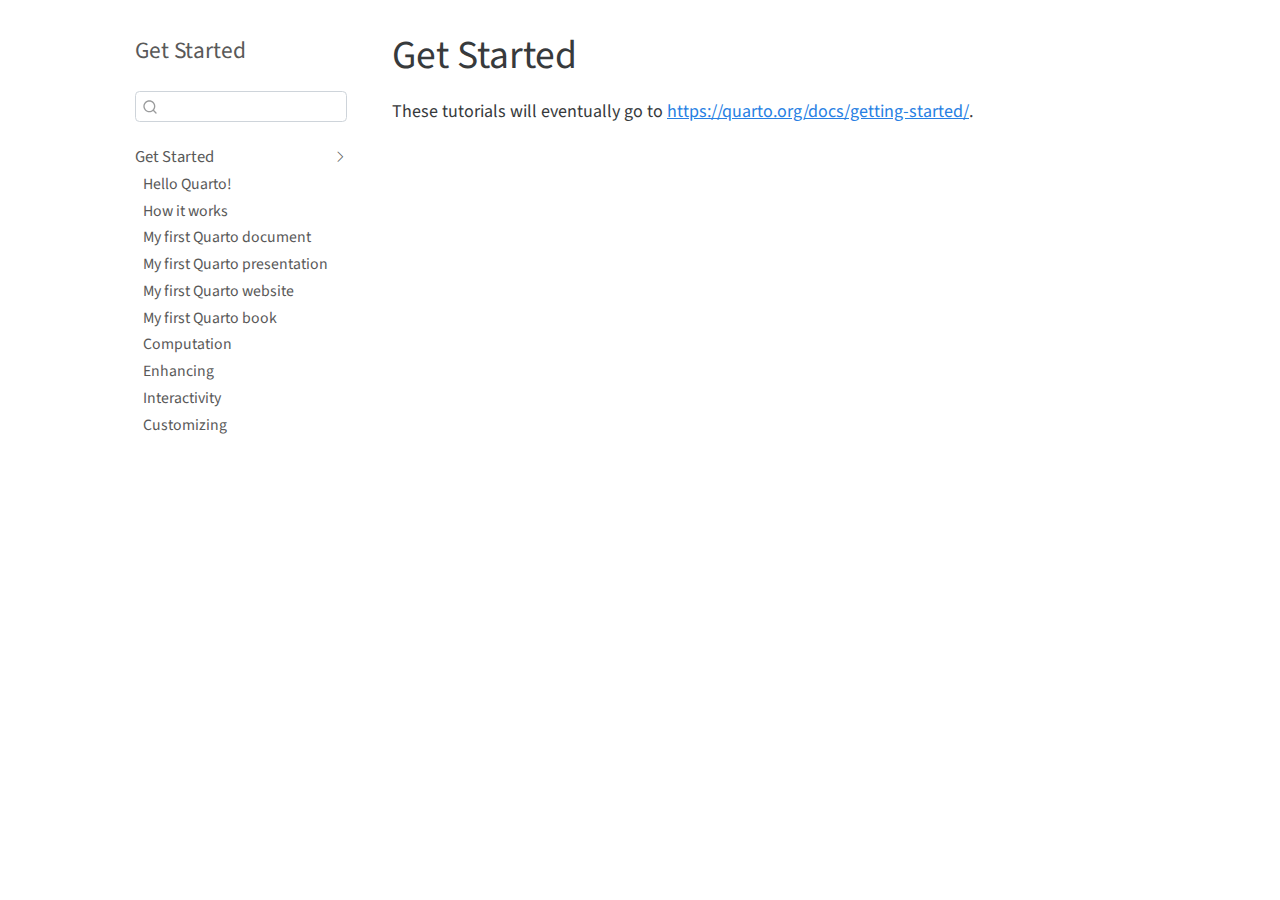
<file: index.html>
<!DOCTYPE html>
<html xmlns="http://www.w3.org/1999/xhtml" lang="en" xml:lang="en"><head>
  <meta charset="utf-8">
  <meta name="generator" content="quarto-0.3.74">
  <meta name="viewport" content="width=device-width, initial-scale=1.0, user-scalable=yes">
  <title>Get Started</title>
  <style>
    code{white-space: pre-wrap;}
    span.smallcaps{font-variant: small-caps;}
    span.underline{text-decoration: underline;}
    div.column{display: inline-block; vertical-align: top; width: 50%;}
    div.hanging-indent{margin-left: 1.5em; text-indent: -1.5em;}
    ul.task-list{list-style: none;}
  </style>

  <script src="site_libs/quarto-nav/quarto-nav.js"></script>
  <script src="site_libs/quarto-nav/headroom.min.js"></script>
  <script src="site_libs/clipboard/clipboard.min.js"></script>
  <meta name="quarto:offset" content="./">
  <script src="site_libs/quarto-search/autocomplete.umd.js"></script>
  <script src="site_libs/quarto-search/fuse.min.js"></script>
  <script src="site_libs/quarto-search/quarto-search.js"></script>
  <script src="site_libs/quarto-html/quarto.js"></script>
  <script src="site_libs/quarto-html/popper.min.js"></script>
  <script src="site_libs/quarto-html/tippy.umd.min.js"></script>
  <script src="site_libs/quarto-html/anchor.min.js"></script>
  <link href="site_libs/quarto-html/tippy.css" rel="stylesheet">
  <link href="site_libs/quarto-html/quarto-syntax-highlighting.css" rel="stylesheet">
  <script src="site_libs/bootstrap/bootstrap.min.js"></script>
  <link href="site_libs/bootstrap/bootstrap-icons.css" rel="stylesheet">
  <link href="site_libs/bootstrap/bootstrap.min.css" rel="stylesheet">
  <script id="quarto-search-options" type="application/json">{
    "location": "sidebar",
    "copy-button": false,
    "collapse-after": 2,
    "panel-placement": "start",
    "type": "textbox",
    "limit": 20,
    "language": {
      "search-no-results-text": "No results",
      "search-matching-documents-text": "matching documents",
      "search-copy-link-title": "Copy link to search",
      "search-hide-matches-text": "Hide additional matches",
      "search-more-match-text": "more match in this document",
      "search-more-matches-text": "more matches in this document",
      "search-clear-button-title": "Clear",
      "search-detached-cancel-button-title": "Cancel",
      "search-submit-button-title": "Submit"
    }
  }</script>
  <!--[if lt IE 9]>
    <script src="//cdnjs.cloudflare.com/ajax/libs/html5shiv/3.7.3/html5shiv-printshiv.min.js"></script>
  <![endif]-->
</head>
<body class="floating fullcontent">
<div id="quarto-search-results"></div>
  <header id="quarto-header" class="headroom fixed-top">
  <nav class="quarto-secondary-nav" data-bs-toggle="collapse" data-bs-target="#quarto-sidebar" aria-controls="quarto-sidebar" aria-expanded="false" aria-label="Toggle sidebar navigation" onclick="if (window.quartoToggleHeadroom) { window.quartoToggleHeadroom(); }">
    <div class="container-fluid d-flex justify-content-between">
      <h1 class="quarto-secondary-nav-title">Get Started</h1>
      <button type="button" class="quarto-btn-toggle btn">
        <i class="bi bi-chevron-right"></i>
      </button>
    </div>
  </nav>
</header>
<!-- content -->
<div id="quarto-content" class="quarto-container page-columns page-rows-contents page-layout-article">
<!-- sidebar -->
  <nav id="quarto-sidebar" class="sidebar collapse sidebar-navigation floating overflow-auto">
    <div class="pt-lg-2 mt-2 text-left sidebar-header">
    <div class="sidebar-title mb-0 py-0">
      <a href="./">Get Started</a> 
    </div>
      </div>
      <div class="mt-2 flex-shrink-0 align-items-center">
        <div class="sidebar-search">
        <div id="quarto-search" class="" title="Search"></div>
        </div>
      </div>
    <div class="sidebar-menu-container"> 
    <ul class="list-unstyled mt-1">
        <li class="sidebar-item sidebar-item-section">
    <div class="sidebar-item-container"> 
        <a class="sidebar-item-text text-start  " data-bs-toggle="collapse" data-bs-target="#quarto-sidebar-section-get-started" aria-expanded="true">Get Started</a>
      <a class="sidebar-item-toggle text-start  " data-bs-toggle="collapse" data-bs-target="#quarto-sidebar-section-get-started" aria-expanded="true">
        <i class="bi bi-chevron-right ms-2"></i>
      </a>
    </div>
    <ul id="quarto-sidebar-section-get-started" class="collapse list-unstyled sidebar-section depth1 show">  
        <li class="sidebar-item">
  <div class="sidebar-item-container"> 
  <a href="./01-hello-quarto.html" class="sidebar-item-text ">Hello Quarto!</a>
  </div>
</li>
        <li class="sidebar-item">
  <div class="sidebar-item-container"> 
  <a href="./02-how-it-works.html" class="sidebar-item-text ">How it works</a>
  </div>
</li>
        <li class="sidebar-item">
  <div class="sidebar-item-container"> 
  <a href="./03-first-document.html" class="sidebar-item-text ">My first Quarto document</a>
  </div>
</li>
        <li class="sidebar-item">
  <div class="sidebar-item-container"> 
  <a href="./04-first-presentation.html" class="sidebar-item-text ">My first Quarto presentation</a>
  </div>
</li>
        <li class="sidebar-item">
  <div class="sidebar-item-container"> 
  <a href="./05-first-website.html" class="sidebar-item-text ">My first Quarto website</a>
  </div>
</li>
        <li class="sidebar-item">
  <div class="sidebar-item-container"> 
  <a href="./06-first-book.html" class="sidebar-item-text ">My first Quarto book</a>
  </div>
</li>
        <li class="sidebar-item">
  <div class="sidebar-item-container"> 
  <a href="./07-computation.html" class="sidebar-item-text ">Computation</a>
  </div>
</li>
        <li class="sidebar-item">
  <div class="sidebar-item-container"> 
  <a href="./08-enhancing.html" class="sidebar-item-text ">Enhancing</a>
  </div>
</li>
        <li class="sidebar-item">
  <div class="sidebar-item-container"> 
  <a href="./09-interactivity.html" class="sidebar-item-text ">Interactivity</a>
  </div>
</li>
        <li class="sidebar-item">
  <div class="sidebar-item-container"> 
  <a href="./10-customizing.html" class="sidebar-item-text ">Customizing</a>
  </div>
</li>
    </ul>
  </li>
    </ul>
    </div>
</nav>
<!-- margin-sidebar -->
    
<!-- main -->
<main class="content">
<header id="title-block-header">
<h1 class="title d-none d-lg-block display-7">Get Started</h1>
</header>
<p>These tutorials will eventually go to <a href="https://quarto.org/docs/getting-started/" class="uri">https://quarto.org/docs/getting-started/</a>.</p>


</main> <!-- /main -->
<script type="application/javascript">
window.document.addEventListener("DOMContentLoaded", function (event) {
  const icon = "";
  const anchorJS = new window.AnchorJS();
  anchorJS.options = {
    placement: 'right',
    icon: icon
  };
  anchorJS.add('.anchored');
  const clipboard = new window.ClipboardJS('.code-copy-button', {
    target: function(trigger) {
      return trigger.previousElementSibling;
    }
  });
  clipboard.on('success', function(e) {
    // button target
    const button = e.trigger;
    // don't keep focus
    button.blur();
    // flash "checked"
    button.classList.add('code-copy-button-checked');
    setTimeout(function() {
      button.classList.remove('code-copy-button-checked');
    }, 1000);
    // clear code selection
    e.clearSelection();
  });
  function tippyHover(el, contentFn) {
    const config = {
      allowHTML: true,
      content: contentFn,
      maxWidth: 500,
      delay: 100,
      arrow: false,
      appendTo: function(el) {
          return el.parentElement;
      },
      interactive: true,
      interactiveBorder: 10,
      theme: 'quarto',
      placement: 'bottom-start'
    };
    window.tippy(el, config); 
  }
  const noterefs = window.document.querySelectorAll('a[role="doc-noteref"]');
  for (var i=0; i<noterefs.length; i++) {
    const ref = noterefs[i];
    tippyHover(ref, function() {
      let href = ref.getAttribute('href');
      try { href = new URL(href).hash; } catch {}
      const id = href.replace(/^#\/?/, "");
      const note = window.document.getElementById(id);
      return note.innerHTML;
    });
  }
  var bibliorefs = window.document.querySelectorAll('a[role="doc-biblioref"]');
  for (var i=0; i<bibliorefs.length; i++) {
    const ref = bibliorefs[i];
    const cites = ref.parentNode.getAttribute('data-cites').split(' ');
    tippyHover(ref, function() {
      var popup = window.document.createElement('div');
      cites.forEach(function(cite) {
        var citeDiv = window.document.createElement('div');
        citeDiv.classList.add('hanging-indent');
        citeDiv.classList.add('csl-entry');
        var biblioDiv = window.document.getElementById('ref-' + cite);
        if (biblioDiv) {
          citeDiv.innerHTML = biblioDiv.innerHTML;
        }
        popup.appendChild(citeDiv);
      });
      return popup.innerHTML;
    });
  }
});
</script>
</div> <!-- /content -->


</body></html>
</file>
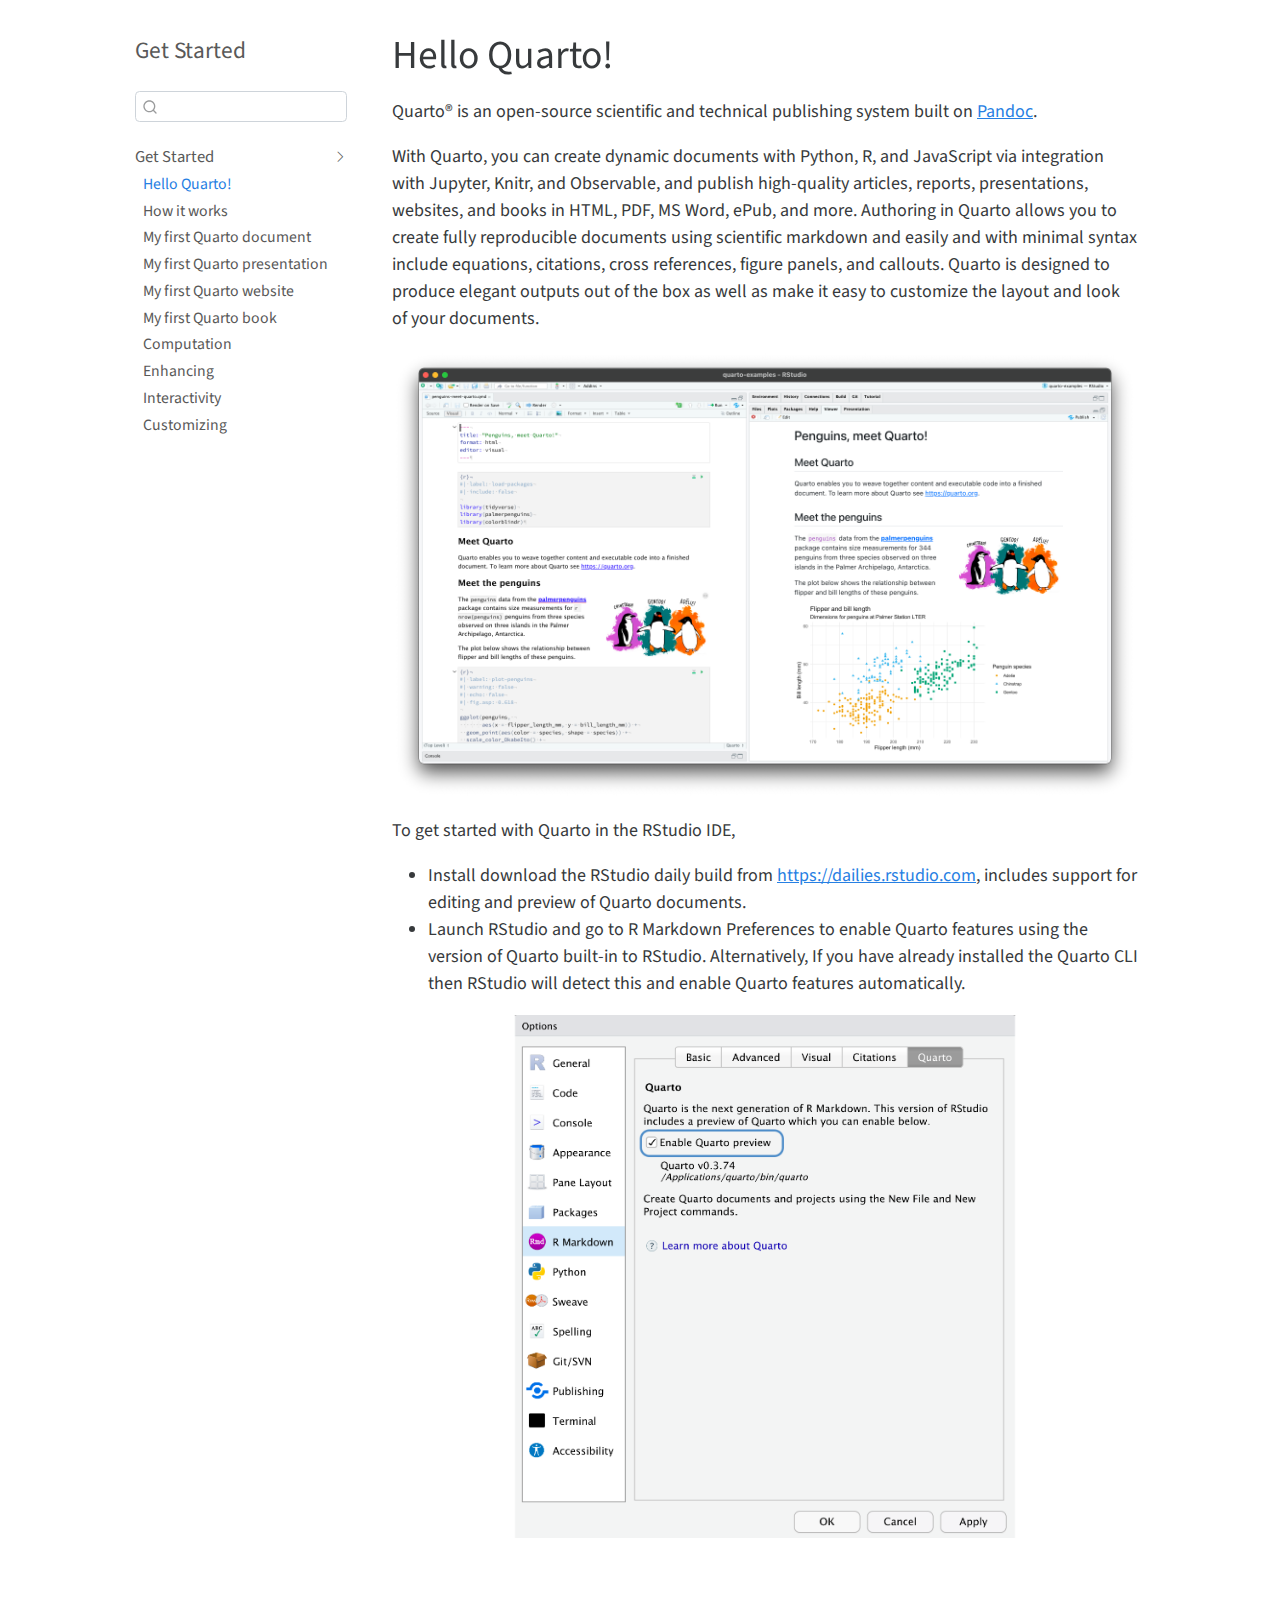
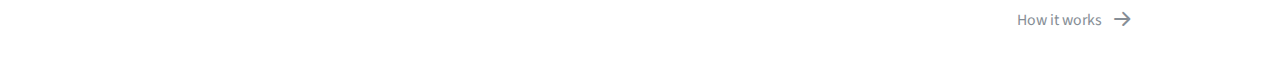
<file: 01-hello-quarto.html>
<!DOCTYPE html>
<html xmlns="http://www.w3.org/1999/xhtml" lang="en" xml:lang="en"><head>
  <meta charset="utf-8">
  <meta name="generator" content="quarto-0.3.74">
  <meta name="viewport" content="width=device-width, initial-scale=1.0, user-scalable=yes">
  <title>Get Started - Hello Quarto!</title>
  <style>
    code{white-space: pre-wrap;}
    span.smallcaps{font-variant: small-caps;}
    span.underline{text-decoration: underline;}
    div.column{display: inline-block; vertical-align: top; width: 50%;}
    div.hanging-indent{margin-left: 1.5em; text-indent: -1.5em;}
    ul.task-list{list-style: none;}
  </style>

  <script src="site_libs/quarto-nav/quarto-nav.js"></script>
  <script src="site_libs/quarto-nav/headroom.min.js"></script>
  <script src="site_libs/clipboard/clipboard.min.js"></script>
  <meta name="quarto:offset" content="./">
  <script src="site_libs/quarto-search/autocomplete.umd.js"></script>
  <script src="site_libs/quarto-search/fuse.min.js"></script>
  <script src="site_libs/quarto-search/quarto-search.js"></script>
  <link href="./02-how-it-works.html" rel="next">
  <script src="site_libs/quarto-html/quarto.js"></script>
  <script src="site_libs/quarto-html/popper.min.js"></script>
  <script src="site_libs/quarto-html/tippy.umd.min.js"></script>
  <script src="site_libs/quarto-html/anchor.min.js"></script>
  <link href="site_libs/quarto-html/tippy.css" rel="stylesheet">
  <link href="site_libs/quarto-html/quarto-syntax-highlighting.css" rel="stylesheet">
  <script src="site_libs/bootstrap/bootstrap.min.js"></script>
  <link href="site_libs/bootstrap/bootstrap-icons.css" rel="stylesheet">
  <link href="site_libs/bootstrap/bootstrap.min.css" rel="stylesheet">
  <script id="quarto-search-options" type="application/json">{
    "location": "sidebar",
    "copy-button": false,
    "collapse-after": 2,
    "panel-placement": "start",
    "type": "textbox",
    "limit": 20,
    "language": {
      "search-no-results-text": "No results",
      "search-matching-documents-text": "matching documents",
      "search-copy-link-title": "Copy link to search",
      "search-hide-matches-text": "Hide additional matches",
      "search-more-match-text": "more match in this document",
      "search-more-matches-text": "more matches in this document",
      "search-clear-button-title": "Clear",
      "search-detached-cancel-button-title": "Cancel",
      "search-submit-button-title": "Submit"
    }
  }</script>
  <!--[if lt IE 9]>
    <script src="//cdnjs.cloudflare.com/ajax/libs/html5shiv/3.7.3/html5shiv-printshiv.min.js"></script>
  <![endif]-->
</head>
<body class="floating fullcontent">
<div id="quarto-search-results"></div>
  <header id="quarto-header" class="headroom fixed-top">
  <nav class="quarto-secondary-nav" data-bs-toggle="collapse" data-bs-target="#quarto-sidebar" aria-controls="quarto-sidebar" aria-expanded="false" aria-label="Toggle sidebar navigation" onclick="if (window.quartoToggleHeadroom) { window.quartoToggleHeadroom(); }">
    <div class="container-fluid d-flex justify-content-between">
      <h1 class="quarto-secondary-nav-title">Hello Quarto!</h1>
      <button type="button" class="quarto-btn-toggle btn">
        <i class="bi bi-chevron-right"></i>
      </button>
    </div>
  </nav>
</header>
<!-- content -->
<div id="quarto-content" class="quarto-container page-columns page-rows-contents page-layout-article">
<!-- sidebar -->
  <nav id="quarto-sidebar" class="sidebar collapse sidebar-navigation floating overflow-auto">
    <div class="pt-lg-2 mt-2 text-left sidebar-header">
    <div class="sidebar-title mb-0 py-0">
      <a href="./">Get Started</a> 
    </div>
      </div>
      <div class="mt-2 flex-shrink-0 align-items-center">
        <div class="sidebar-search">
        <div id="quarto-search" class="" title="Search"></div>
        </div>
      </div>
    <div class="sidebar-menu-container"> 
    <ul class="list-unstyled mt-1">
        <li class="sidebar-item sidebar-item-section">
    <div class="sidebar-item-container"> 
        <a class="sidebar-item-text text-start  " data-bs-toggle="collapse" data-bs-target="#quarto-sidebar-section-get-started" aria-expanded="true">Get Started</a>
      <a class="sidebar-item-toggle text-start  " data-bs-toggle="collapse" data-bs-target="#quarto-sidebar-section-get-started" aria-expanded="true">
        <i class="bi bi-chevron-right ms-2"></i>
      </a>
    </div>
    <ul id="quarto-sidebar-section-get-started" class="collapse list-unstyled sidebar-section depth1 show">  
        <li class="sidebar-item">
  <div class="sidebar-item-container"> 
  <a href="./01-hello-quarto.html" class="sidebar-item-text active">Hello Quarto!</a>
  </div>
</li>
        <li class="sidebar-item">
  <div class="sidebar-item-container"> 
  <a href="./02-how-it-works.html" class="sidebar-item-text ">How it works</a>
  </div>
</li>
        <li class="sidebar-item">
  <div class="sidebar-item-container"> 
  <a href="./03-first-document.html" class="sidebar-item-text ">My first Quarto document</a>
  </div>
</li>
        <li class="sidebar-item">
  <div class="sidebar-item-container"> 
  <a href="./04-first-presentation.html" class="sidebar-item-text ">My first Quarto presentation</a>
  </div>
</li>
        <li class="sidebar-item">
  <div class="sidebar-item-container"> 
  <a href="./05-first-website.html" class="sidebar-item-text ">My first Quarto website</a>
  </div>
</li>
        <li class="sidebar-item">
  <div class="sidebar-item-container"> 
  <a href="./06-first-book.html" class="sidebar-item-text ">My first Quarto book</a>
  </div>
</li>
        <li class="sidebar-item">
  <div class="sidebar-item-container"> 
  <a href="./07-computation.html" class="sidebar-item-text ">Computation</a>
  </div>
</li>
        <li class="sidebar-item">
  <div class="sidebar-item-container"> 
  <a href="./08-enhancing.html" class="sidebar-item-text ">Enhancing</a>
  </div>
</li>
        <li class="sidebar-item">
  <div class="sidebar-item-container"> 
  <a href="./09-interactivity.html" class="sidebar-item-text ">Interactivity</a>
  </div>
</li>
        <li class="sidebar-item">
  <div class="sidebar-item-container"> 
  <a href="./10-customizing.html" class="sidebar-item-text ">Customizing</a>
  </div>
</li>
    </ul>
  </li>
    </ul>
    </div>
</nav>
<!-- margin-sidebar -->
    
<!-- main -->
<main class="content">
<header id="title-block-header">
<h1 class="title d-none d-lg-block display-7">Hello Quarto!</h1>
</header>
<p>Quarto® is an open-source scientific and technical publishing system built on <a href="https://pandoc.org/">Pandoc</a>.</p>
<p>With Quarto, you can create dynamic documents with Python, R, and JavaScript via integration with Jupyter, Knitr, and Observable, and publish high-quality articles, reports, presentations, websites, and books in HTML, PDF, MS Word, ePub, and more. Authoring in Quarto allows you to create fully reproducible documents using scientific markdown and easily and with minimal syntax include equations, citations, cross references, figure panels, and callouts. Quarto is designed to produce elegant outputs out of the box as well as make it easy to customize the layout and look of your documents.</p>
<p><img src="images/penquins-meet-quarto.png" class="img-fluid" alt="RStudio IDE with a Quarto document titled &quot;Hello Quarto!&quot; open on the left side and a blank viewer pane on the right side."></p>
<p>To get started with Quarto in the RStudio IDE,</p>
<ul>
<li>Install download the RStudio daily build from <a href="https://dailies.rstudio.com/">https://dailies.rstudio.com</a>, includes support for editing and preview of Quarto documents.</li>
<li>Launch RStudio and go to R Markdown Preferences to enable Quarto features using the version of Quarto built-in to RStudio. Alternatively, If you have already installed the Quarto CLI then RStudio will detect this and enable Quarto features automatically.</li>
</ul>
<div class="quarto-figure quarto-figure-center">
<figure class="figure">
<p><img src="images/enable-quarto.png" class="img-fluid figure-img" alt="RStudio preferences > R Markdown > Quarto > Check box for Enable Quarto" width="500"></p>
</figure>
</div>


</main> <!-- /main -->
<script type="application/javascript">
window.document.addEventListener("DOMContentLoaded", function (event) {
  const icon = "";
  const anchorJS = new window.AnchorJS();
  anchorJS.options = {
    placement: 'right',
    icon: icon
  };
  anchorJS.add('.anchored');
  const clipboard = new window.ClipboardJS('.code-copy-button', {
    target: function(trigger) {
      return trigger.previousElementSibling;
    }
  });
  clipboard.on('success', function(e) {
    // button target
    const button = e.trigger;
    // don't keep focus
    button.blur();
    // flash "checked"
    button.classList.add('code-copy-button-checked');
    setTimeout(function() {
      button.classList.remove('code-copy-button-checked');
    }, 1000);
    // clear code selection
    e.clearSelection();
  });
  function tippyHover(el, contentFn) {
    const config = {
      allowHTML: true,
      content: contentFn,
      maxWidth: 500,
      delay: 100,
      arrow: false,
      appendTo: function(el) {
          return el.parentElement;
      },
      interactive: true,
      interactiveBorder: 10,
      theme: 'quarto',
      placement: 'bottom-start'
    };
    window.tippy(el, config); 
  }
  const noterefs = window.document.querySelectorAll('a[role="doc-noteref"]');
  for (var i=0; i<noterefs.length; i++) {
    const ref = noterefs[i];
    tippyHover(ref, function() {
      let href = ref.getAttribute('href');
      try { href = new URL(href).hash; } catch {}
      const id = href.replace(/^#\/?/, "");
      const note = window.document.getElementById(id);
      return note.innerHTML;
    });
  }
  var bibliorefs = window.document.querySelectorAll('a[role="doc-biblioref"]');
  for (var i=0; i<bibliorefs.length; i++) {
    const ref = bibliorefs[i];
    const cites = ref.parentNode.getAttribute('data-cites').split(' ');
    tippyHover(ref, function() {
      var popup = window.document.createElement('div');
      cites.forEach(function(cite) {
        var citeDiv = window.document.createElement('div');
        citeDiv.classList.add('hanging-indent');
        citeDiv.classList.add('csl-entry');
        var biblioDiv = window.document.getElementById('ref-' + cite);
        if (biblioDiv) {
          citeDiv.innerHTML = biblioDiv.innerHTML;
        }
        popup.appendChild(citeDiv);
      });
      return popup.innerHTML;
    });
  }
});
</script>
<nav class="page-navigation">
  <div class="nav-page nav-page-previous">
  </div>
  <div class="nav-page nav-page-next">
      <a href="./02-how-it-works.html">
        <span class="nav-page-text">How it works</span> <i class="bi bi-arrow-right-short"></i>
      </a>
  </div>
</nav>
</div> <!-- /content -->


</body></html>
</file>
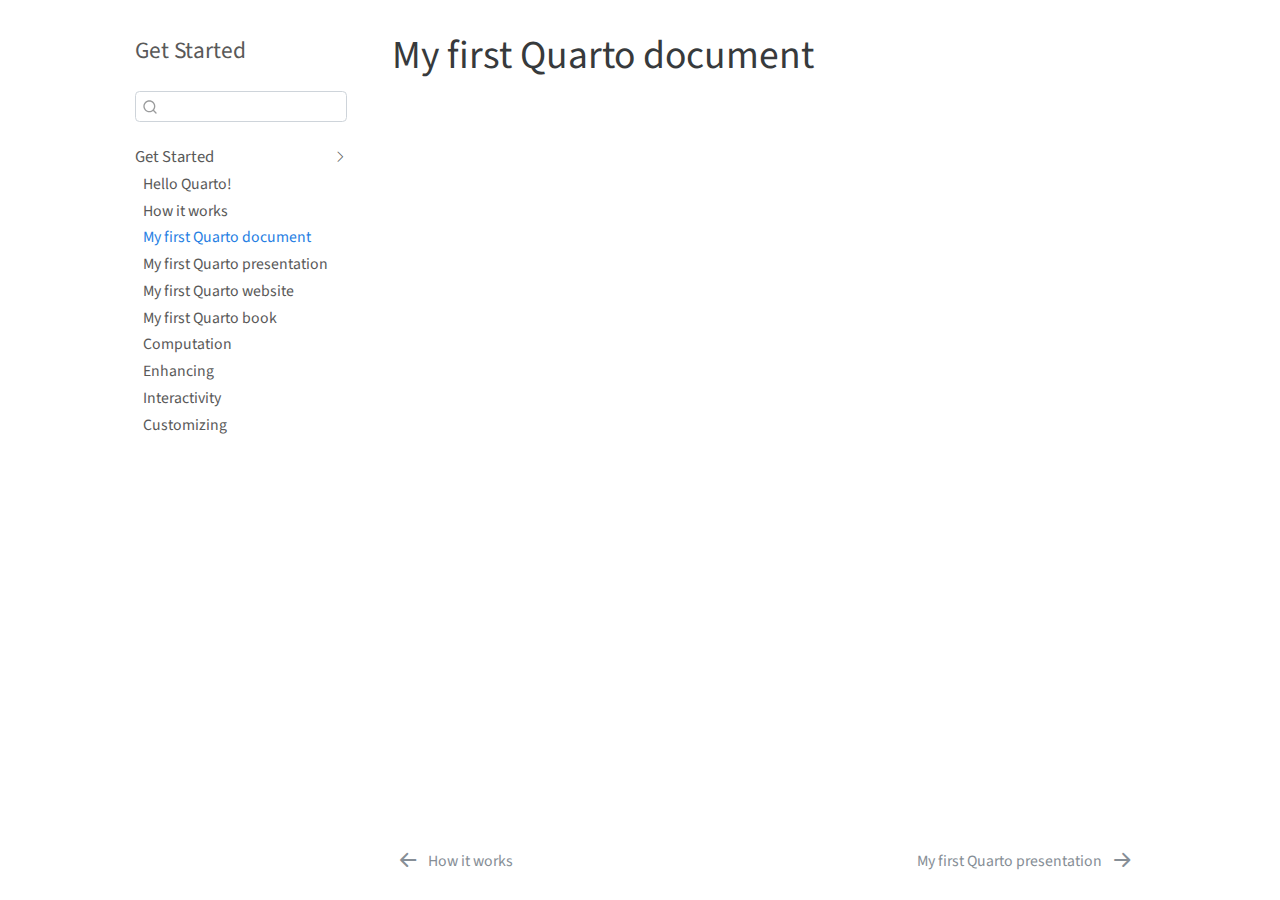
<file: 03-first-document.html>
<!DOCTYPE html>
<html xmlns="http://www.w3.org/1999/xhtml" lang="en" xml:lang="en"><head>
  <meta charset="utf-8">
  <meta name="generator" content="quarto-0.3.74">
  <meta name="viewport" content="width=device-width, initial-scale=1.0, user-scalable=yes">
  <title>Get Started - My first Quarto document</title>
  <style>
    code{white-space: pre-wrap;}
    span.smallcaps{font-variant: small-caps;}
    span.underline{text-decoration: underline;}
    div.column{display: inline-block; vertical-align: top; width: 50%;}
    div.hanging-indent{margin-left: 1.5em; text-indent: -1.5em;}
    ul.task-list{list-style: none;}
  </style>

  <script src="site_libs/quarto-nav/quarto-nav.js"></script>
  <script src="site_libs/quarto-nav/headroom.min.js"></script>
  <script src="site_libs/clipboard/clipboard.min.js"></script>
  <meta name="quarto:offset" content="./">
  <script src="site_libs/quarto-search/autocomplete.umd.js"></script>
  <script src="site_libs/quarto-search/fuse.min.js"></script>
  <script src="site_libs/quarto-search/quarto-search.js"></script>
  <link href="./04-first-presentation.html" rel="next">
  <link href="./02-how-it-works.html" rel="prev">
  <script src="site_libs/quarto-html/quarto.js"></script>
  <script src="site_libs/quarto-html/popper.min.js"></script>
  <script src="site_libs/quarto-html/tippy.umd.min.js"></script>
  <script src="site_libs/quarto-html/anchor.min.js"></script>
  <link href="site_libs/quarto-html/tippy.css" rel="stylesheet">
  <link href="site_libs/quarto-html/quarto-syntax-highlighting.css" rel="stylesheet">
  <script src="site_libs/bootstrap/bootstrap.min.js"></script>
  <link href="site_libs/bootstrap/bootstrap-icons.css" rel="stylesheet">
  <link href="site_libs/bootstrap/bootstrap.min.css" rel="stylesheet">
  <script id="quarto-search-options" type="application/json">{
    "location": "sidebar",
    "copy-button": false,
    "collapse-after": 2,
    "panel-placement": "start",
    "type": "textbox",
    "limit": 20,
    "language": {
      "search-no-results-text": "No results",
      "search-matching-documents-text": "matching documents",
      "search-copy-link-title": "Copy link to search",
      "search-hide-matches-text": "Hide additional matches",
      "search-more-match-text": "more match in this document",
      "search-more-matches-text": "more matches in this document",
      "search-clear-button-title": "Clear",
      "search-detached-cancel-button-title": "Cancel",
      "search-submit-button-title": "Submit"
    }
  }</script>
  <!--[if lt IE 9]>
    <script src="//cdnjs.cloudflare.com/ajax/libs/html5shiv/3.7.3/html5shiv-printshiv.min.js"></script>
  <![endif]-->
</head>
<body class="floating fullcontent">
<div id="quarto-search-results"></div>
  <header id="quarto-header" class="headroom fixed-top">
  <nav class="quarto-secondary-nav" data-bs-toggle="collapse" data-bs-target="#quarto-sidebar" aria-controls="quarto-sidebar" aria-expanded="false" aria-label="Toggle sidebar navigation" onclick="if (window.quartoToggleHeadroom) { window.quartoToggleHeadroom(); }">
    <div class="container-fluid d-flex justify-content-between">
      <h1 class="quarto-secondary-nav-title">My first Quarto document</h1>
      <button type="button" class="quarto-btn-toggle btn">
        <i class="bi bi-chevron-right"></i>
      </button>
    </div>
  </nav>
</header>
<!-- content -->
<div id="quarto-content" class="quarto-container page-columns page-rows-contents page-layout-article">
<!-- sidebar -->
  <nav id="quarto-sidebar" class="sidebar collapse sidebar-navigation floating overflow-auto">
    <div class="pt-lg-2 mt-2 text-left sidebar-header">
    <div class="sidebar-title mb-0 py-0">
      <a href="./">Get Started</a> 
    </div>
      </div>
      <div class="mt-2 flex-shrink-0 align-items-center">
        <div class="sidebar-search">
        <div id="quarto-search" class="" title="Search"></div>
        </div>
      </div>
    <div class="sidebar-menu-container"> 
    <ul class="list-unstyled mt-1">
        <li class="sidebar-item sidebar-item-section">
    <div class="sidebar-item-container"> 
        <a class="sidebar-item-text text-start  " data-bs-toggle="collapse" data-bs-target="#quarto-sidebar-section-get-started" aria-expanded="true">Get Started</a>
      <a class="sidebar-item-toggle text-start  " data-bs-toggle="collapse" data-bs-target="#quarto-sidebar-section-get-started" aria-expanded="true">
        <i class="bi bi-chevron-right ms-2"></i>
      </a>
    </div>
    <ul id="quarto-sidebar-section-get-started" class="collapse list-unstyled sidebar-section depth1 show">  
        <li class="sidebar-item">
  <div class="sidebar-item-container"> 
  <a href="./01-hello-quarto.html" class="sidebar-item-text ">Hello Quarto!</a>
  </div>
</li>
        <li class="sidebar-item">
  <div class="sidebar-item-container"> 
  <a href="./02-how-it-works.html" class="sidebar-item-text ">How it works</a>
  </div>
</li>
        <li class="sidebar-item">
  <div class="sidebar-item-container"> 
  <a href="./03-first-document.html" class="sidebar-item-text active">My first Quarto document</a>
  </div>
</li>
        <li class="sidebar-item">
  <div class="sidebar-item-container"> 
  <a href="./04-first-presentation.html" class="sidebar-item-text ">My first Quarto presentation</a>
  </div>
</li>
        <li class="sidebar-item">
  <div class="sidebar-item-container"> 
  <a href="./05-first-website.html" class="sidebar-item-text ">My first Quarto website</a>
  </div>
</li>
        <li class="sidebar-item">
  <div class="sidebar-item-container"> 
  <a href="./06-first-book.html" class="sidebar-item-text ">My first Quarto book</a>
  </div>
</li>
        <li class="sidebar-item">
  <div class="sidebar-item-container"> 
  <a href="./07-computation.html" class="sidebar-item-text ">Computation</a>
  </div>
</li>
        <li class="sidebar-item">
  <div class="sidebar-item-container"> 
  <a href="./08-enhancing.html" class="sidebar-item-text ">Enhancing</a>
  </div>
</li>
        <li class="sidebar-item">
  <div class="sidebar-item-container"> 
  <a href="./09-interactivity.html" class="sidebar-item-text ">Interactivity</a>
  </div>
</li>
        <li class="sidebar-item">
  <div class="sidebar-item-container"> 
  <a href="./10-customizing.html" class="sidebar-item-text ">Customizing</a>
  </div>
</li>
    </ul>
  </li>
    </ul>
    </div>
</nav>
<!-- margin-sidebar -->
    
<!-- main -->
<main class="content">
<header id="title-block-header">
<h1 class="title d-none d-lg-block display-7">My first Quarto document</h1>
</header>


</main> <!-- /main -->
<script type="application/javascript">
window.document.addEventListener("DOMContentLoaded", function (event) {
  const icon = "";
  const anchorJS = new window.AnchorJS();
  anchorJS.options = {
    placement: 'right',
    icon: icon
  };
  anchorJS.add('.anchored');
  const clipboard = new window.ClipboardJS('.code-copy-button', {
    target: function(trigger) {
      return trigger.previousElementSibling;
    }
  });
  clipboard.on('success', function(e) {
    // button target
    const button = e.trigger;
    // don't keep focus
    button.blur();
    // flash "checked"
    button.classList.add('code-copy-button-checked');
    setTimeout(function() {
      button.classList.remove('code-copy-button-checked');
    }, 1000);
    // clear code selection
    e.clearSelection();
  });
  function tippyHover(el, contentFn) {
    const config = {
      allowHTML: true,
      content: contentFn,
      maxWidth: 500,
      delay: 100,
      arrow: false,
      appendTo: function(el) {
          return el.parentElement;
      },
      interactive: true,
      interactiveBorder: 10,
      theme: 'quarto',
      placement: 'bottom-start'
    };
    window.tippy(el, config); 
  }
  const noterefs = window.document.querySelectorAll('a[role="doc-noteref"]');
  for (var i=0; i<noterefs.length; i++) {
    const ref = noterefs[i];
    tippyHover(ref, function() {
      let href = ref.getAttribute('href');
      try { href = new URL(href).hash; } catch {}
      const id = href.replace(/^#\/?/, "");
      const note = window.document.getElementById(id);
      return note.innerHTML;
    });
  }
  var bibliorefs = window.document.querySelectorAll('a[role="doc-biblioref"]');
  for (var i=0; i<bibliorefs.length; i++) {
    const ref = bibliorefs[i];
    const cites = ref.parentNode.getAttribute('data-cites').split(' ');
    tippyHover(ref, function() {
      var popup = window.document.createElement('div');
      cites.forEach(function(cite) {
        var citeDiv = window.document.createElement('div');
        citeDiv.classList.add('hanging-indent');
        citeDiv.classList.add('csl-entry');
        var biblioDiv = window.document.getElementById('ref-' + cite);
        if (biblioDiv) {
          citeDiv.innerHTML = biblioDiv.innerHTML;
        }
        popup.appendChild(citeDiv);
      });
      return popup.innerHTML;
    });
  }
});
</script>
<nav class="page-navigation">
  <div class="nav-page nav-page-previous">
      <a href="./02-how-it-works.html">
        <i class="bi bi-arrow-left-short"></i> <span class="nav-page-text">How it works</span>
      </a>          
  </div>
  <div class="nav-page nav-page-next">
      <a href="./04-first-presentation.html">
        <span class="nav-page-text">My first Quarto presentation</span> <i class="bi bi-arrow-right-short"></i>
      </a>
  </div>
</nav>
</div> <!-- /content -->


</body></html>
</file>
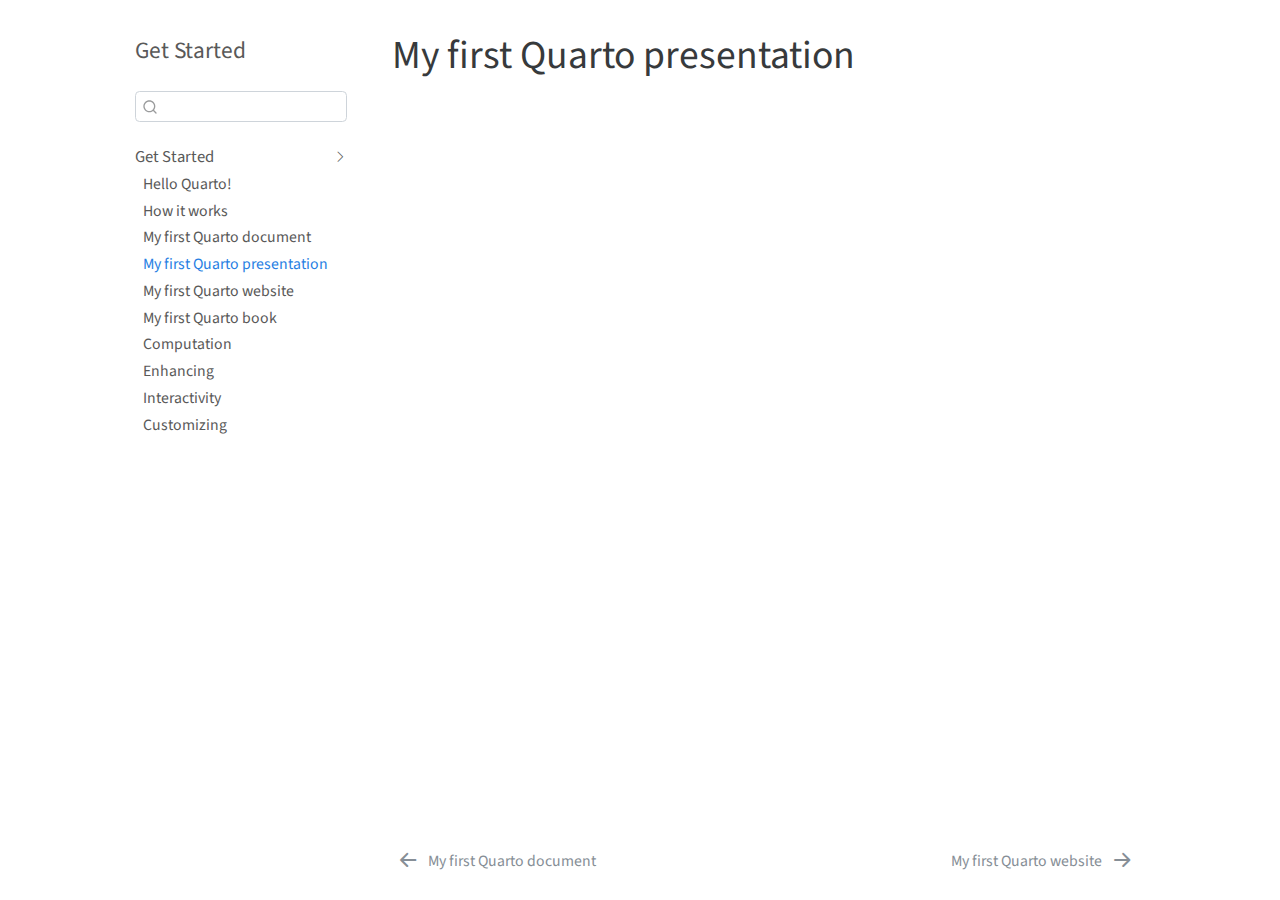
<file: 04-first-presentation.html>
<!DOCTYPE html>
<html xmlns="http://www.w3.org/1999/xhtml" lang="en" xml:lang="en"><head>
  <meta charset="utf-8">
  <meta name="generator" content="quarto-0.3.74">
  <meta name="viewport" content="width=device-width, initial-scale=1.0, user-scalable=yes">
  <title>Get Started - My first Quarto presentation</title>
  <style>
    code{white-space: pre-wrap;}
    span.smallcaps{font-variant: small-caps;}
    span.underline{text-decoration: underline;}
    div.column{display: inline-block; vertical-align: top; width: 50%;}
    div.hanging-indent{margin-left: 1.5em; text-indent: -1.5em;}
    ul.task-list{list-style: none;}
  </style>

  <script src="site_libs/quarto-nav/quarto-nav.js"></script>
  <script src="site_libs/quarto-nav/headroom.min.js"></script>
  <script src="site_libs/clipboard/clipboard.min.js"></script>
  <meta name="quarto:offset" content="./">
  <script src="site_libs/quarto-search/autocomplete.umd.js"></script>
  <script src="site_libs/quarto-search/fuse.min.js"></script>
  <script src="site_libs/quarto-search/quarto-search.js"></script>
  <link href="./05-first-website.html" rel="next">
  <link href="./03-first-document.html" rel="prev">
  <script src="site_libs/quarto-html/quarto.js"></script>
  <script src="site_libs/quarto-html/popper.min.js"></script>
  <script src="site_libs/quarto-html/tippy.umd.min.js"></script>
  <script src="site_libs/quarto-html/anchor.min.js"></script>
  <link href="site_libs/quarto-html/tippy.css" rel="stylesheet">
  <link href="site_libs/quarto-html/quarto-syntax-highlighting.css" rel="stylesheet">
  <script src="site_libs/bootstrap/bootstrap.min.js"></script>
  <link href="site_libs/bootstrap/bootstrap-icons.css" rel="stylesheet">
  <link href="site_libs/bootstrap/bootstrap.min.css" rel="stylesheet">
  <script id="quarto-search-options" type="application/json">{
    "location": "sidebar",
    "copy-button": false,
    "collapse-after": 2,
    "panel-placement": "start",
    "type": "textbox",
    "limit": 20,
    "language": {
      "search-no-results-text": "No results",
      "search-matching-documents-text": "matching documents",
      "search-copy-link-title": "Copy link to search",
      "search-hide-matches-text": "Hide additional matches",
      "search-more-match-text": "more match in this document",
      "search-more-matches-text": "more matches in this document",
      "search-clear-button-title": "Clear",
      "search-detached-cancel-button-title": "Cancel",
      "search-submit-button-title": "Submit"
    }
  }</script>
  <!--[if lt IE 9]>
    <script src="//cdnjs.cloudflare.com/ajax/libs/html5shiv/3.7.3/html5shiv-printshiv.min.js"></script>
  <![endif]-->
</head>
<body class="floating fullcontent">
<div id="quarto-search-results"></div>
  <header id="quarto-header" class="headroom fixed-top">
  <nav class="quarto-secondary-nav" data-bs-toggle="collapse" data-bs-target="#quarto-sidebar" aria-controls="quarto-sidebar" aria-expanded="false" aria-label="Toggle sidebar navigation" onclick="if (window.quartoToggleHeadroom) { window.quartoToggleHeadroom(); }">
    <div class="container-fluid d-flex justify-content-between">
      <h1 class="quarto-secondary-nav-title">My first Quarto presentation</h1>
      <button type="button" class="quarto-btn-toggle btn">
        <i class="bi bi-chevron-right"></i>
      </button>
    </div>
  </nav>
</header>
<!-- content -->
<div id="quarto-content" class="quarto-container page-columns page-rows-contents page-layout-article">
<!-- sidebar -->
  <nav id="quarto-sidebar" class="sidebar collapse sidebar-navigation floating overflow-auto">
    <div class="pt-lg-2 mt-2 text-left sidebar-header">
    <div class="sidebar-title mb-0 py-0">
      <a href="./">Get Started</a> 
    </div>
      </div>
      <div class="mt-2 flex-shrink-0 align-items-center">
        <div class="sidebar-search">
        <div id="quarto-search" class="" title="Search"></div>
        </div>
      </div>
    <div class="sidebar-menu-container"> 
    <ul class="list-unstyled mt-1">
        <li class="sidebar-item sidebar-item-section">
    <div class="sidebar-item-container"> 
        <a class="sidebar-item-text text-start  " data-bs-toggle="collapse" data-bs-target="#quarto-sidebar-section-get-started" aria-expanded="true">Get Started</a>
      <a class="sidebar-item-toggle text-start  " data-bs-toggle="collapse" data-bs-target="#quarto-sidebar-section-get-started" aria-expanded="true">
        <i class="bi bi-chevron-right ms-2"></i>
      </a>
    </div>
    <ul id="quarto-sidebar-section-get-started" class="collapse list-unstyled sidebar-section depth1 show">  
        <li class="sidebar-item">
  <div class="sidebar-item-container"> 
  <a href="./01-hello-quarto.html" class="sidebar-item-text ">Hello Quarto!</a>
  </div>
</li>
        <li class="sidebar-item">
  <div class="sidebar-item-container"> 
  <a href="./02-how-it-works.html" class="sidebar-item-text ">How it works</a>
  </div>
</li>
        <li class="sidebar-item">
  <div class="sidebar-item-container"> 
  <a href="./03-first-document.html" class="sidebar-item-text ">My first Quarto document</a>
  </div>
</li>
        <li class="sidebar-item">
  <div class="sidebar-item-container"> 
  <a href="./04-first-presentation.html" class="sidebar-item-text active">My first Quarto presentation</a>
  </div>
</li>
        <li class="sidebar-item">
  <div class="sidebar-item-container"> 
  <a href="./05-first-website.html" class="sidebar-item-text ">My first Quarto website</a>
  </div>
</li>
        <li class="sidebar-item">
  <div class="sidebar-item-container"> 
  <a href="./06-first-book.html" class="sidebar-item-text ">My first Quarto book</a>
  </div>
</li>
        <li class="sidebar-item">
  <div class="sidebar-item-container"> 
  <a href="./07-computation.html" class="sidebar-item-text ">Computation</a>
  </div>
</li>
        <li class="sidebar-item">
  <div class="sidebar-item-container"> 
  <a href="./08-enhancing.html" class="sidebar-item-text ">Enhancing</a>
  </div>
</li>
        <li class="sidebar-item">
  <div class="sidebar-item-container"> 
  <a href="./09-interactivity.html" class="sidebar-item-text ">Interactivity</a>
  </div>
</li>
        <li class="sidebar-item">
  <div class="sidebar-item-container"> 
  <a href="./10-customizing.html" class="sidebar-item-text ">Customizing</a>
  </div>
</li>
    </ul>
  </li>
    </ul>
    </div>
</nav>
<!-- margin-sidebar -->
    
<!-- main -->
<main class="content">
<header id="title-block-header">
<h1 class="title d-none d-lg-block display-7">My first Quarto presentation</h1>
</header>


</main> <!-- /main -->
<script type="application/javascript">
window.document.addEventListener("DOMContentLoaded", function (event) {
  const icon = "";
  const anchorJS = new window.AnchorJS();
  anchorJS.options = {
    placement: 'right',
    icon: icon
  };
  anchorJS.add('.anchored');
  const clipboard = new window.ClipboardJS('.code-copy-button', {
    target: function(trigger) {
      return trigger.previousElementSibling;
    }
  });
  clipboard.on('success', function(e) {
    // button target
    const button = e.trigger;
    // don't keep focus
    button.blur();
    // flash "checked"
    button.classList.add('code-copy-button-checked');
    setTimeout(function() {
      button.classList.remove('code-copy-button-checked');
    }, 1000);
    // clear code selection
    e.clearSelection();
  });
  function tippyHover(el, contentFn) {
    const config = {
      allowHTML: true,
      content: contentFn,
      maxWidth: 500,
      delay: 100,
      arrow: false,
      appendTo: function(el) {
          return el.parentElement;
      },
      interactive: true,
      interactiveBorder: 10,
      theme: 'quarto',
      placement: 'bottom-start'
    };
    window.tippy(el, config); 
  }
  const noterefs = window.document.querySelectorAll('a[role="doc-noteref"]');
  for (var i=0; i<noterefs.length; i++) {
    const ref = noterefs[i];
    tippyHover(ref, function() {
      let href = ref.getAttribute('href');
      try { href = new URL(href).hash; } catch {}
      const id = href.replace(/^#\/?/, "");
      const note = window.document.getElementById(id);
      return note.innerHTML;
    });
  }
  var bibliorefs = window.document.querySelectorAll('a[role="doc-biblioref"]');
  for (var i=0; i<bibliorefs.length; i++) {
    const ref = bibliorefs[i];
    const cites = ref.parentNode.getAttribute('data-cites').split(' ');
    tippyHover(ref, function() {
      var popup = window.document.createElement('div');
      cites.forEach(function(cite) {
        var citeDiv = window.document.createElement('div');
        citeDiv.classList.add('hanging-indent');
        citeDiv.classList.add('csl-entry');
        var biblioDiv = window.document.getElementById('ref-' + cite);
        if (biblioDiv) {
          citeDiv.innerHTML = biblioDiv.innerHTML;
        }
        popup.appendChild(citeDiv);
      });
      return popup.innerHTML;
    });
  }
});
</script>
<nav class="page-navigation">
  <div class="nav-page nav-page-previous">
      <a href="./03-first-document.html">
        <i class="bi bi-arrow-left-short"></i> <span class="nav-page-text">My first Quarto document</span>
      </a>          
  </div>
  <div class="nav-page nav-page-next">
      <a href="./05-first-website.html">
        <span class="nav-page-text">My first Quarto website</span> <i class="bi bi-arrow-right-short"></i>
      </a>
  </div>
</nav>
</div> <!-- /content -->


</body></html>
</file>
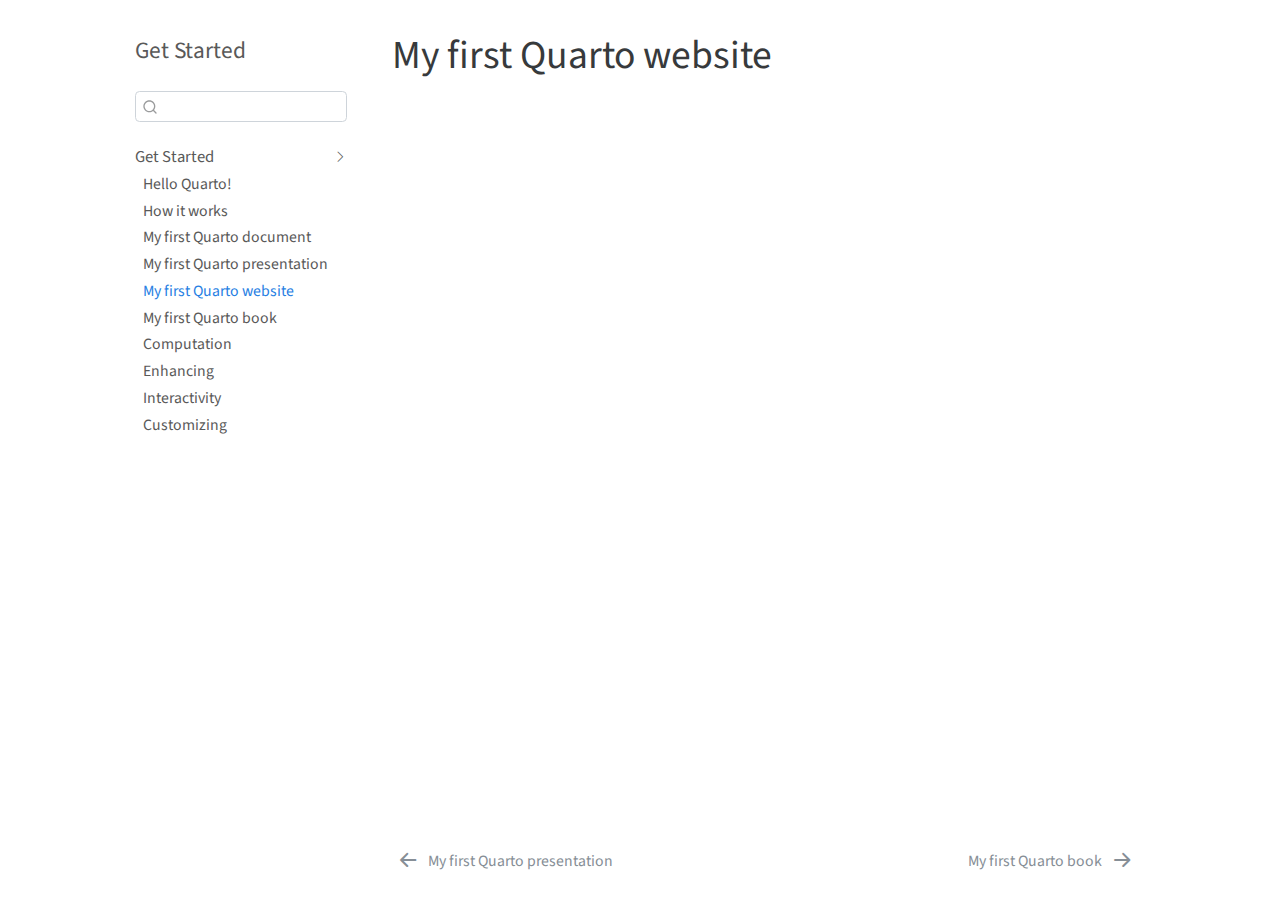
<file: 05-first-website.html>
<!DOCTYPE html>
<html xmlns="http://www.w3.org/1999/xhtml" lang="en" xml:lang="en"><head>
  <meta charset="utf-8">
  <meta name="generator" content="quarto-0.3.74">
  <meta name="viewport" content="width=device-width, initial-scale=1.0, user-scalable=yes">
  <title>Get Started - My first Quarto website</title>
  <style>
    code{white-space: pre-wrap;}
    span.smallcaps{font-variant: small-caps;}
    span.underline{text-decoration: underline;}
    div.column{display: inline-block; vertical-align: top; width: 50%;}
    div.hanging-indent{margin-left: 1.5em; text-indent: -1.5em;}
    ul.task-list{list-style: none;}
  </style>

  <script src="site_libs/quarto-nav/quarto-nav.js"></script>
  <script src="site_libs/quarto-nav/headroom.min.js"></script>
  <script src="site_libs/clipboard/clipboard.min.js"></script>
  <meta name="quarto:offset" content="./">
  <script src="site_libs/quarto-search/autocomplete.umd.js"></script>
  <script src="site_libs/quarto-search/fuse.min.js"></script>
  <script src="site_libs/quarto-search/quarto-search.js"></script>
  <link href="./06-first-book.html" rel="next">
  <link href="./04-first-presentation.html" rel="prev">
  <script src="site_libs/quarto-html/quarto.js"></script>
  <script src="site_libs/quarto-html/popper.min.js"></script>
  <script src="site_libs/quarto-html/tippy.umd.min.js"></script>
  <script src="site_libs/quarto-html/anchor.min.js"></script>
  <link href="site_libs/quarto-html/tippy.css" rel="stylesheet">
  <link href="site_libs/quarto-html/quarto-syntax-highlighting.css" rel="stylesheet">
  <script src="site_libs/bootstrap/bootstrap.min.js"></script>
  <link href="site_libs/bootstrap/bootstrap-icons.css" rel="stylesheet">
  <link href="site_libs/bootstrap/bootstrap.min.css" rel="stylesheet">
  <script id="quarto-search-options" type="application/json">{
    "location": "sidebar",
    "copy-button": false,
    "collapse-after": 2,
    "panel-placement": "start",
    "type": "textbox",
    "limit": 20,
    "language": {
      "search-no-results-text": "No results",
      "search-matching-documents-text": "matching documents",
      "search-copy-link-title": "Copy link to search",
      "search-hide-matches-text": "Hide additional matches",
      "search-more-match-text": "more match in this document",
      "search-more-matches-text": "more matches in this document",
      "search-clear-button-title": "Clear",
      "search-detached-cancel-button-title": "Cancel",
      "search-submit-button-title": "Submit"
    }
  }</script>
  <!--[if lt IE 9]>
    <script src="//cdnjs.cloudflare.com/ajax/libs/html5shiv/3.7.3/html5shiv-printshiv.min.js"></script>
  <![endif]-->
</head>
<body class="floating fullcontent">
<div id="quarto-search-results"></div>
  <header id="quarto-header" class="headroom fixed-top">
  <nav class="quarto-secondary-nav" data-bs-toggle="collapse" data-bs-target="#quarto-sidebar" aria-controls="quarto-sidebar" aria-expanded="false" aria-label="Toggle sidebar navigation" onclick="if (window.quartoToggleHeadroom) { window.quartoToggleHeadroom(); }">
    <div class="container-fluid d-flex justify-content-between">
      <h1 class="quarto-secondary-nav-title">My first Quarto website</h1>
      <button type="button" class="quarto-btn-toggle btn">
        <i class="bi bi-chevron-right"></i>
      </button>
    </div>
  </nav>
</header>
<!-- content -->
<div id="quarto-content" class="quarto-container page-columns page-rows-contents page-layout-article">
<!-- sidebar -->
  <nav id="quarto-sidebar" class="sidebar collapse sidebar-navigation floating overflow-auto">
    <div class="pt-lg-2 mt-2 text-left sidebar-header">
    <div class="sidebar-title mb-0 py-0">
      <a href="./">Get Started</a> 
    </div>
      </div>
      <div class="mt-2 flex-shrink-0 align-items-center">
        <div class="sidebar-search">
        <div id="quarto-search" class="" title="Search"></div>
        </div>
      </div>
    <div class="sidebar-menu-container"> 
    <ul class="list-unstyled mt-1">
        <li class="sidebar-item sidebar-item-section">
    <div class="sidebar-item-container"> 
        <a class="sidebar-item-text text-start  " data-bs-toggle="collapse" data-bs-target="#quarto-sidebar-section-get-started" aria-expanded="true">Get Started</a>
      <a class="sidebar-item-toggle text-start  " data-bs-toggle="collapse" data-bs-target="#quarto-sidebar-section-get-started" aria-expanded="true">
        <i class="bi bi-chevron-right ms-2"></i>
      </a>
    </div>
    <ul id="quarto-sidebar-section-get-started" class="collapse list-unstyled sidebar-section depth1 show">  
        <li class="sidebar-item">
  <div class="sidebar-item-container"> 
  <a href="./01-hello-quarto.html" class="sidebar-item-text ">Hello Quarto!</a>
  </div>
</li>
        <li class="sidebar-item">
  <div class="sidebar-item-container"> 
  <a href="./02-how-it-works.html" class="sidebar-item-text ">How it works</a>
  </div>
</li>
        <li class="sidebar-item">
  <div class="sidebar-item-container"> 
  <a href="./03-first-document.html" class="sidebar-item-text ">My first Quarto document</a>
  </div>
</li>
        <li class="sidebar-item">
  <div class="sidebar-item-container"> 
  <a href="./04-first-presentation.html" class="sidebar-item-text ">My first Quarto presentation</a>
  </div>
</li>
        <li class="sidebar-item">
  <div class="sidebar-item-container"> 
  <a href="./05-first-website.html" class="sidebar-item-text active">My first Quarto website</a>
  </div>
</li>
        <li class="sidebar-item">
  <div class="sidebar-item-container"> 
  <a href="./06-first-book.html" class="sidebar-item-text ">My first Quarto book</a>
  </div>
</li>
        <li class="sidebar-item">
  <div class="sidebar-item-container"> 
  <a href="./07-computation.html" class="sidebar-item-text ">Computation</a>
  </div>
</li>
        <li class="sidebar-item">
  <div class="sidebar-item-container"> 
  <a href="./08-enhancing.html" class="sidebar-item-text ">Enhancing</a>
  </div>
</li>
        <li class="sidebar-item">
  <div class="sidebar-item-container"> 
  <a href="./09-interactivity.html" class="sidebar-item-text ">Interactivity</a>
  </div>
</li>
        <li class="sidebar-item">
  <div class="sidebar-item-container"> 
  <a href="./10-customizing.html" class="sidebar-item-text ">Customizing</a>
  </div>
</li>
    </ul>
  </li>
    </ul>
    </div>
</nav>
<!-- margin-sidebar -->
    
<!-- main -->
<main class="content">
<header id="title-block-header">
<h1 class="title d-none d-lg-block display-7">My first Quarto website</h1>
</header>


</main> <!-- /main -->
<script type="application/javascript">
window.document.addEventListener("DOMContentLoaded", function (event) {
  const icon = "";
  const anchorJS = new window.AnchorJS();
  anchorJS.options = {
    placement: 'right',
    icon: icon
  };
  anchorJS.add('.anchored');
  const clipboard = new window.ClipboardJS('.code-copy-button', {
    target: function(trigger) {
      return trigger.previousElementSibling;
    }
  });
  clipboard.on('success', function(e) {
    // button target
    const button = e.trigger;
    // don't keep focus
    button.blur();
    // flash "checked"
    button.classList.add('code-copy-button-checked');
    setTimeout(function() {
      button.classList.remove('code-copy-button-checked');
    }, 1000);
    // clear code selection
    e.clearSelection();
  });
  function tippyHover(el, contentFn) {
    const config = {
      allowHTML: true,
      content: contentFn,
      maxWidth: 500,
      delay: 100,
      arrow: false,
      appendTo: function(el) {
          return el.parentElement;
      },
      interactive: true,
      interactiveBorder: 10,
      theme: 'quarto',
      placement: 'bottom-start'
    };
    window.tippy(el, config); 
  }
  const noterefs = window.document.querySelectorAll('a[role="doc-noteref"]');
  for (var i=0; i<noterefs.length; i++) {
    const ref = noterefs[i];
    tippyHover(ref, function() {
      let href = ref.getAttribute('href');
      try { href = new URL(href).hash; } catch {}
      const id = href.replace(/^#\/?/, "");
      const note = window.document.getElementById(id);
      return note.innerHTML;
    });
  }
  var bibliorefs = window.document.querySelectorAll('a[role="doc-biblioref"]');
  for (var i=0; i<bibliorefs.length; i++) {
    const ref = bibliorefs[i];
    const cites = ref.parentNode.getAttribute('data-cites').split(' ');
    tippyHover(ref, function() {
      var popup = window.document.createElement('div');
      cites.forEach(function(cite) {
        var citeDiv = window.document.createElement('div');
        citeDiv.classList.add('hanging-indent');
        citeDiv.classList.add('csl-entry');
        var biblioDiv = window.document.getElementById('ref-' + cite);
        if (biblioDiv) {
          citeDiv.innerHTML = biblioDiv.innerHTML;
        }
        popup.appendChild(citeDiv);
      });
      return popup.innerHTML;
    });
  }
});
</script>
<nav class="page-navigation">
  <div class="nav-page nav-page-previous">
      <a href="./04-first-presentation.html">
        <i class="bi bi-arrow-left-short"></i> <span class="nav-page-text">My first Quarto presentation</span>
      </a>          
  </div>
  <div class="nav-page nav-page-next">
      <a href="./06-first-book.html">
        <span class="nav-page-text">My first Quarto book</span> <i class="bi bi-arrow-right-short"></i>
      </a>
  </div>
</nav>
</div> <!-- /content -->


</body></html>
</file>
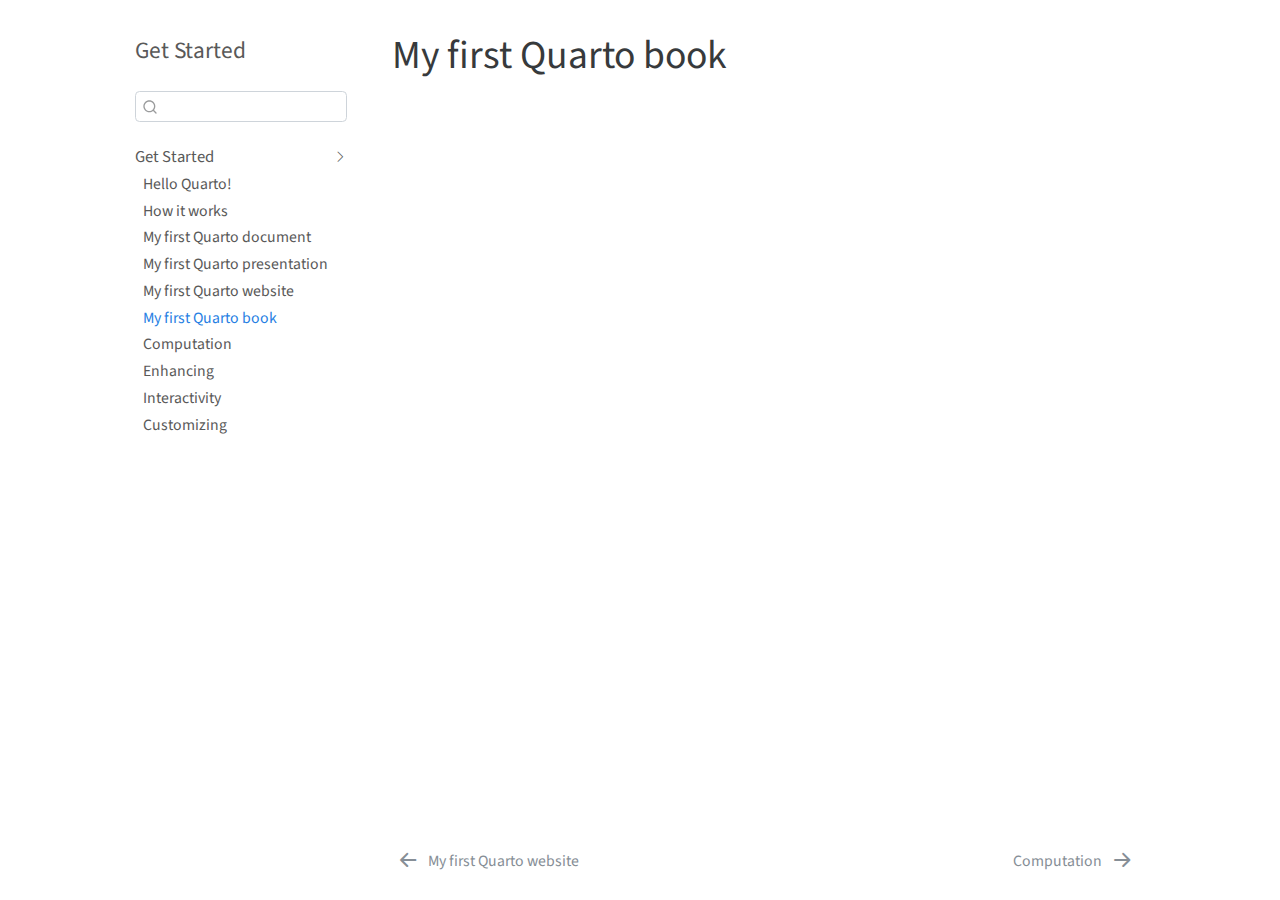
<file: 06-first-book.html>
<!DOCTYPE html>
<html xmlns="http://www.w3.org/1999/xhtml" lang="en" xml:lang="en"><head>
  <meta charset="utf-8">
  <meta name="generator" content="quarto-0.3.74">
  <meta name="viewport" content="width=device-width, initial-scale=1.0, user-scalable=yes">
  <title>Get Started - My first Quarto book</title>
  <style>
    code{white-space: pre-wrap;}
    span.smallcaps{font-variant: small-caps;}
    span.underline{text-decoration: underline;}
    div.column{display: inline-block; vertical-align: top; width: 50%;}
    div.hanging-indent{margin-left: 1.5em; text-indent: -1.5em;}
    ul.task-list{list-style: none;}
  </style>

  <script src="site_libs/quarto-nav/quarto-nav.js"></script>
  <script src="site_libs/quarto-nav/headroom.min.js"></script>
  <script src="site_libs/clipboard/clipboard.min.js"></script>
  <meta name="quarto:offset" content="./">
  <script src="site_libs/quarto-search/autocomplete.umd.js"></script>
  <script src="site_libs/quarto-search/fuse.min.js"></script>
  <script src="site_libs/quarto-search/quarto-search.js"></script>
  <link href="./07-computation.html" rel="next">
  <link href="./05-first-website.html" rel="prev">
  <script src="site_libs/quarto-html/quarto.js"></script>
  <script src="site_libs/quarto-html/popper.min.js"></script>
  <script src="site_libs/quarto-html/tippy.umd.min.js"></script>
  <script src="site_libs/quarto-html/anchor.min.js"></script>
  <link href="site_libs/quarto-html/tippy.css" rel="stylesheet">
  <link href="site_libs/quarto-html/quarto-syntax-highlighting.css" rel="stylesheet">
  <script src="site_libs/bootstrap/bootstrap.min.js"></script>
  <link href="site_libs/bootstrap/bootstrap-icons.css" rel="stylesheet">
  <link href="site_libs/bootstrap/bootstrap.min.css" rel="stylesheet">
  <script id="quarto-search-options" type="application/json">{
    "location": "sidebar",
    "copy-button": false,
    "collapse-after": 2,
    "panel-placement": "start",
    "type": "textbox",
    "limit": 20,
    "language": {
      "search-no-results-text": "No results",
      "search-matching-documents-text": "matching documents",
      "search-copy-link-title": "Copy link to search",
      "search-hide-matches-text": "Hide additional matches",
      "search-more-match-text": "more match in this document",
      "search-more-matches-text": "more matches in this document",
      "search-clear-button-title": "Clear",
      "search-detached-cancel-button-title": "Cancel",
      "search-submit-button-title": "Submit"
    }
  }</script>
  <!--[if lt IE 9]>
    <script src="//cdnjs.cloudflare.com/ajax/libs/html5shiv/3.7.3/html5shiv-printshiv.min.js"></script>
  <![endif]-->
</head>
<body class="floating fullcontent">
<div id="quarto-search-results"></div>
  <header id="quarto-header" class="headroom fixed-top">
  <nav class="quarto-secondary-nav" data-bs-toggle="collapse" data-bs-target="#quarto-sidebar" aria-controls="quarto-sidebar" aria-expanded="false" aria-label="Toggle sidebar navigation" onclick="if (window.quartoToggleHeadroom) { window.quartoToggleHeadroom(); }">
    <div class="container-fluid d-flex justify-content-between">
      <h1 class="quarto-secondary-nav-title">My first Quarto book</h1>
      <button type="button" class="quarto-btn-toggle btn">
        <i class="bi bi-chevron-right"></i>
      </button>
    </div>
  </nav>
</header>
<!-- content -->
<div id="quarto-content" class="quarto-container page-columns page-rows-contents page-layout-article">
<!-- sidebar -->
  <nav id="quarto-sidebar" class="sidebar collapse sidebar-navigation floating overflow-auto">
    <div class="pt-lg-2 mt-2 text-left sidebar-header">
    <div class="sidebar-title mb-0 py-0">
      <a href="./">Get Started</a> 
    </div>
      </div>
      <div class="mt-2 flex-shrink-0 align-items-center">
        <div class="sidebar-search">
        <div id="quarto-search" class="" title="Search"></div>
        </div>
      </div>
    <div class="sidebar-menu-container"> 
    <ul class="list-unstyled mt-1">
        <li class="sidebar-item sidebar-item-section">
    <div class="sidebar-item-container"> 
        <a class="sidebar-item-text text-start  " data-bs-toggle="collapse" data-bs-target="#quarto-sidebar-section-get-started" aria-expanded="true">Get Started</a>
      <a class="sidebar-item-toggle text-start  " data-bs-toggle="collapse" data-bs-target="#quarto-sidebar-section-get-started" aria-expanded="true">
        <i class="bi bi-chevron-right ms-2"></i>
      </a>
    </div>
    <ul id="quarto-sidebar-section-get-started" class="collapse list-unstyled sidebar-section depth1 show">  
        <li class="sidebar-item">
  <div class="sidebar-item-container"> 
  <a href="./01-hello-quarto.html" class="sidebar-item-text ">Hello Quarto!</a>
  </div>
</li>
        <li class="sidebar-item">
  <div class="sidebar-item-container"> 
  <a href="./02-how-it-works.html" class="sidebar-item-text ">How it works</a>
  </div>
</li>
        <li class="sidebar-item">
  <div class="sidebar-item-container"> 
  <a href="./03-first-document.html" class="sidebar-item-text ">My first Quarto document</a>
  </div>
</li>
        <li class="sidebar-item">
  <div class="sidebar-item-container"> 
  <a href="./04-first-presentation.html" class="sidebar-item-text ">My first Quarto presentation</a>
  </div>
</li>
        <li class="sidebar-item">
  <div class="sidebar-item-container"> 
  <a href="./05-first-website.html" class="sidebar-item-text ">My first Quarto website</a>
  </div>
</li>
        <li class="sidebar-item">
  <div class="sidebar-item-container"> 
  <a href="./06-first-book.html" class="sidebar-item-text active">My first Quarto book</a>
  </div>
</li>
        <li class="sidebar-item">
  <div class="sidebar-item-container"> 
  <a href="./07-computation.html" class="sidebar-item-text ">Computation</a>
  </div>
</li>
        <li class="sidebar-item">
  <div class="sidebar-item-container"> 
  <a href="./08-enhancing.html" class="sidebar-item-text ">Enhancing</a>
  </div>
</li>
        <li class="sidebar-item">
  <div class="sidebar-item-container"> 
  <a href="./09-interactivity.html" class="sidebar-item-text ">Interactivity</a>
  </div>
</li>
        <li class="sidebar-item">
  <div class="sidebar-item-container"> 
  <a href="./10-customizing.html" class="sidebar-item-text ">Customizing</a>
  </div>
</li>
    </ul>
  </li>
    </ul>
    </div>
</nav>
<!-- margin-sidebar -->
    
<!-- main -->
<main class="content">
<header id="title-block-header">
<h1 class="title d-none d-lg-block display-7">My first Quarto book</h1>
</header>


</main> <!-- /main -->
<script type="application/javascript">
window.document.addEventListener("DOMContentLoaded", function (event) {
  const icon = "";
  const anchorJS = new window.AnchorJS();
  anchorJS.options = {
    placement: 'right',
    icon: icon
  };
  anchorJS.add('.anchored');
  const clipboard = new window.ClipboardJS('.code-copy-button', {
    target: function(trigger) {
      return trigger.previousElementSibling;
    }
  });
  clipboard.on('success', function(e) {
    // button target
    const button = e.trigger;
    // don't keep focus
    button.blur();
    // flash "checked"
    button.classList.add('code-copy-button-checked');
    setTimeout(function() {
      button.classList.remove('code-copy-button-checked');
    }, 1000);
    // clear code selection
    e.clearSelection();
  });
  function tippyHover(el, contentFn) {
    const config = {
      allowHTML: true,
      content: contentFn,
      maxWidth: 500,
      delay: 100,
      arrow: false,
      appendTo: function(el) {
          return el.parentElement;
      },
      interactive: true,
      interactiveBorder: 10,
      theme: 'quarto',
      placement: 'bottom-start'
    };
    window.tippy(el, config); 
  }
  const noterefs = window.document.querySelectorAll('a[role="doc-noteref"]');
  for (var i=0; i<noterefs.length; i++) {
    const ref = noterefs[i];
    tippyHover(ref, function() {
      let href = ref.getAttribute('href');
      try { href = new URL(href).hash; } catch {}
      const id = href.replace(/^#\/?/, "");
      const note = window.document.getElementById(id);
      return note.innerHTML;
    });
  }
  var bibliorefs = window.document.querySelectorAll('a[role="doc-biblioref"]');
  for (var i=0; i<bibliorefs.length; i++) {
    const ref = bibliorefs[i];
    const cites = ref.parentNode.getAttribute('data-cites').split(' ');
    tippyHover(ref, function() {
      var popup = window.document.createElement('div');
      cites.forEach(function(cite) {
        var citeDiv = window.document.createElement('div');
        citeDiv.classList.add('hanging-indent');
        citeDiv.classList.add('csl-entry');
        var biblioDiv = window.document.getElementById('ref-' + cite);
        if (biblioDiv) {
          citeDiv.innerHTML = biblioDiv.innerHTML;
        }
        popup.appendChild(citeDiv);
      });
      return popup.innerHTML;
    });
  }
});
</script>
<nav class="page-navigation">
  <div class="nav-page nav-page-previous">
      <a href="./05-first-website.html">
        <i class="bi bi-arrow-left-short"></i> <span class="nav-page-text">My first Quarto website</span>
      </a>          
  </div>
  <div class="nav-page nav-page-next">
      <a href="./07-computation.html">
        <span class="nav-page-text">Computation</span> <i class="bi bi-arrow-right-short"></i>
      </a>
  </div>
</nav>
</div> <!-- /content -->


</body></html>
</file>
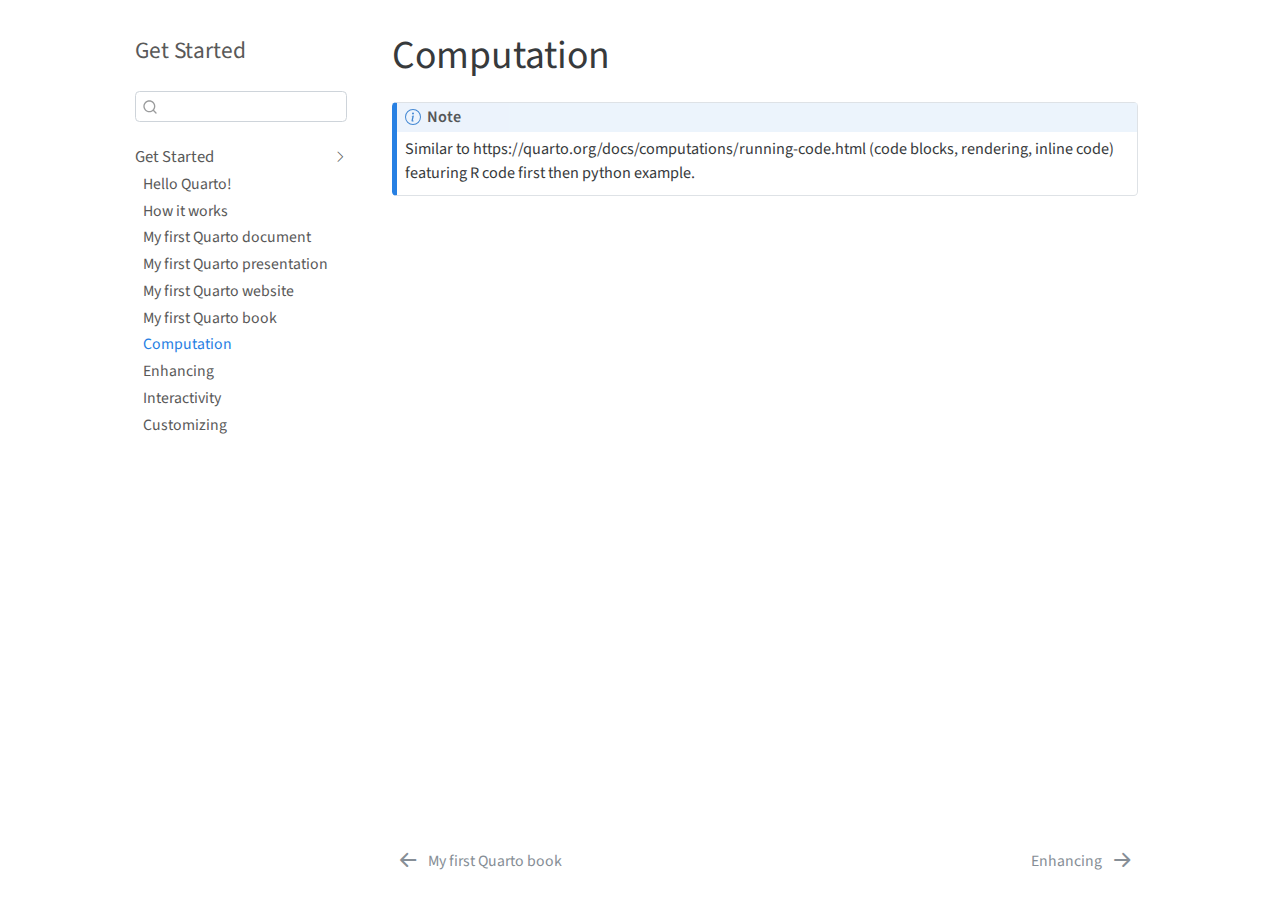
<file: 07-computation.html>
<!DOCTYPE html>
<html xmlns="http://www.w3.org/1999/xhtml" lang="en" xml:lang="en"><head>
  <meta charset="utf-8">
  <meta name="generator" content="quarto-0.3.74">
  <meta name="viewport" content="width=device-width, initial-scale=1.0, user-scalable=yes">
  <title>Get Started - Computation</title>
  <style>
    code{white-space: pre-wrap;}
    span.smallcaps{font-variant: small-caps;}
    span.underline{text-decoration: underline;}
    div.column{display: inline-block; vertical-align: top; width: 50%;}
    div.hanging-indent{margin-left: 1.5em; text-indent: -1.5em;}
    ul.task-list{list-style: none;}
  </style>

  <script src="site_libs/quarto-nav/quarto-nav.js"></script>
  <script src="site_libs/quarto-nav/headroom.min.js"></script>
  <script src="site_libs/clipboard/clipboard.min.js"></script>
  <meta name="quarto:offset" content="./">
  <script src="site_libs/quarto-search/autocomplete.umd.js"></script>
  <script src="site_libs/quarto-search/fuse.min.js"></script>
  <script src="site_libs/quarto-search/quarto-search.js"></script>
  <link href="./08-enhancing.html" rel="next">
  <link href="./06-first-book.html" rel="prev">
  <script src="site_libs/quarto-html/quarto.js"></script>
  <script src="site_libs/quarto-html/popper.min.js"></script>
  <script src="site_libs/quarto-html/tippy.umd.min.js"></script>
  <script src="site_libs/quarto-html/anchor.min.js"></script>
  <link href="site_libs/quarto-html/tippy.css" rel="stylesheet">
  <link href="site_libs/quarto-html/quarto-syntax-highlighting.css" rel="stylesheet">
  <script src="site_libs/bootstrap/bootstrap.min.js"></script>
  <link href="site_libs/bootstrap/bootstrap-icons.css" rel="stylesheet">
  <link href="site_libs/bootstrap/bootstrap.min.css" rel="stylesheet">
  <script id="quarto-search-options" type="application/json">{
    "location": "sidebar",
    "copy-button": false,
    "collapse-after": 2,
    "panel-placement": "start",
    "type": "textbox",
    "limit": 20,
    "language": {
      "search-no-results-text": "No results",
      "search-matching-documents-text": "matching documents",
      "search-copy-link-title": "Copy link to search",
      "search-hide-matches-text": "Hide additional matches",
      "search-more-match-text": "more match in this document",
      "search-more-matches-text": "more matches in this document",
      "search-clear-button-title": "Clear",
      "search-detached-cancel-button-title": "Cancel",
      "search-submit-button-title": "Submit"
    }
  }</script>
  <!--[if lt IE 9]>
    <script src="//cdnjs.cloudflare.com/ajax/libs/html5shiv/3.7.3/html5shiv-printshiv.min.js"></script>
  <![endif]-->
</head>
<body class="floating fullcontent">
<div id="quarto-search-results"></div>
  <header id="quarto-header" class="headroom fixed-top">
  <nav class="quarto-secondary-nav" data-bs-toggle="collapse" data-bs-target="#quarto-sidebar" aria-controls="quarto-sidebar" aria-expanded="false" aria-label="Toggle sidebar navigation" onclick="if (window.quartoToggleHeadroom) { window.quartoToggleHeadroom(); }">
    <div class="container-fluid d-flex justify-content-between">
      <h1 class="quarto-secondary-nav-title">Computation</h1>
      <button type="button" class="quarto-btn-toggle btn">
        <i class="bi bi-chevron-right"></i>
      </button>
    </div>
  </nav>
</header>
<!-- content -->
<div id="quarto-content" class="quarto-container page-columns page-rows-contents page-layout-article">
<!-- sidebar -->
  <nav id="quarto-sidebar" class="sidebar collapse sidebar-navigation floating overflow-auto">
    <div class="pt-lg-2 mt-2 text-left sidebar-header">
    <div class="sidebar-title mb-0 py-0">
      <a href="./">Get Started</a> 
    </div>
      </div>
      <div class="mt-2 flex-shrink-0 align-items-center">
        <div class="sidebar-search">
        <div id="quarto-search" class="" title="Search"></div>
        </div>
      </div>
    <div class="sidebar-menu-container"> 
    <ul class="list-unstyled mt-1">
        <li class="sidebar-item sidebar-item-section">
    <div class="sidebar-item-container"> 
        <a class="sidebar-item-text text-start  " data-bs-toggle="collapse" data-bs-target="#quarto-sidebar-section-get-started" aria-expanded="true">Get Started</a>
      <a class="sidebar-item-toggle text-start  " data-bs-toggle="collapse" data-bs-target="#quarto-sidebar-section-get-started" aria-expanded="true">
        <i class="bi bi-chevron-right ms-2"></i>
      </a>
    </div>
    <ul id="quarto-sidebar-section-get-started" class="collapse list-unstyled sidebar-section depth1 show">  
        <li class="sidebar-item">
  <div class="sidebar-item-container"> 
  <a href="./01-hello-quarto.html" class="sidebar-item-text ">Hello Quarto!</a>
  </div>
</li>
        <li class="sidebar-item">
  <div class="sidebar-item-container"> 
  <a href="./02-how-it-works.html" class="sidebar-item-text ">How it works</a>
  </div>
</li>
        <li class="sidebar-item">
  <div class="sidebar-item-container"> 
  <a href="./03-first-document.html" class="sidebar-item-text ">My first Quarto document</a>
  </div>
</li>
        <li class="sidebar-item">
  <div class="sidebar-item-container"> 
  <a href="./04-first-presentation.html" class="sidebar-item-text ">My first Quarto presentation</a>
  </div>
</li>
        <li class="sidebar-item">
  <div class="sidebar-item-container"> 
  <a href="./05-first-website.html" class="sidebar-item-text ">My first Quarto website</a>
  </div>
</li>
        <li class="sidebar-item">
  <div class="sidebar-item-container"> 
  <a href="./06-first-book.html" class="sidebar-item-text ">My first Quarto book</a>
  </div>
</li>
        <li class="sidebar-item">
  <div class="sidebar-item-container"> 
  <a href="./07-computation.html" class="sidebar-item-text active">Computation</a>
  </div>
</li>
        <li class="sidebar-item">
  <div class="sidebar-item-container"> 
  <a href="./08-enhancing.html" class="sidebar-item-text ">Enhancing</a>
  </div>
</li>
        <li class="sidebar-item">
  <div class="sidebar-item-container"> 
  <a href="./09-interactivity.html" class="sidebar-item-text ">Interactivity</a>
  </div>
</li>
        <li class="sidebar-item">
  <div class="sidebar-item-container"> 
  <a href="./10-customizing.html" class="sidebar-item-text ">Customizing</a>
  </div>
</li>
    </ul>
  </li>
    </ul>
    </div>
</nav>
<!-- margin-sidebar -->
    
<!-- main -->
<main class="content">
<header id="title-block-header">
<h1 class="title d-none d-lg-block display-7">Computation</h1>
</header>
<div class="callout-note callout callout-style-default callout-captioned">
<div class="callout-header d-flex align-content-center">
<div class="callout-icon-container">
<i class="callout-icon"></i>
</div>
<div class="callout-caption-container flex-fill">
Note
</div>
</div>
<div class="callout-body-container callout-body">
<p>Similar to https://quarto.org/docs/computations/running-code.html (code blocks, rendering, inline code) featuring R code first then python example.</p>
</div>
</div>


</main> <!-- /main -->
<script type="application/javascript">
window.document.addEventListener("DOMContentLoaded", function (event) {
  const icon = "";
  const anchorJS = new window.AnchorJS();
  anchorJS.options = {
    placement: 'right',
    icon: icon
  };
  anchorJS.add('.anchored');
  const clipboard = new window.ClipboardJS('.code-copy-button', {
    target: function(trigger) {
      return trigger.previousElementSibling;
    }
  });
  clipboard.on('success', function(e) {
    // button target
    const button = e.trigger;
    // don't keep focus
    button.blur();
    // flash "checked"
    button.classList.add('code-copy-button-checked');
    setTimeout(function() {
      button.classList.remove('code-copy-button-checked');
    }, 1000);
    // clear code selection
    e.clearSelection();
  });
  function tippyHover(el, contentFn) {
    const config = {
      allowHTML: true,
      content: contentFn,
      maxWidth: 500,
      delay: 100,
      arrow: false,
      appendTo: function(el) {
          return el.parentElement;
      },
      interactive: true,
      interactiveBorder: 10,
      theme: 'quarto',
      placement: 'bottom-start'
    };
    window.tippy(el, config); 
  }
  const noterefs = window.document.querySelectorAll('a[role="doc-noteref"]');
  for (var i=0; i<noterefs.length; i++) {
    const ref = noterefs[i];
    tippyHover(ref, function() {
      let href = ref.getAttribute('href');
      try { href = new URL(href).hash; } catch {}
      const id = href.replace(/^#\/?/, "");
      const note = window.document.getElementById(id);
      return note.innerHTML;
    });
  }
  var bibliorefs = window.document.querySelectorAll('a[role="doc-biblioref"]');
  for (var i=0; i<bibliorefs.length; i++) {
    const ref = bibliorefs[i];
    const cites = ref.parentNode.getAttribute('data-cites').split(' ');
    tippyHover(ref, function() {
      var popup = window.document.createElement('div');
      cites.forEach(function(cite) {
        var citeDiv = window.document.createElement('div');
        citeDiv.classList.add('hanging-indent');
        citeDiv.classList.add('csl-entry');
        var biblioDiv = window.document.getElementById('ref-' + cite);
        if (biblioDiv) {
          citeDiv.innerHTML = biblioDiv.innerHTML;
        }
        popup.appendChild(citeDiv);
      });
      return popup.innerHTML;
    });
  }
});
</script>
<nav class="page-navigation">
  <div class="nav-page nav-page-previous">
      <a href="./06-first-book.html">
        <i class="bi bi-arrow-left-short"></i> <span class="nav-page-text">My first Quarto book</span>
      </a>          
  </div>
  <div class="nav-page nav-page-next">
      <a href="./08-enhancing.html">
        <span class="nav-page-text">Enhancing</span> <i class="bi bi-arrow-right-short"></i>
      </a>
  </div>
</nav>
</div> <!-- /content -->


</body></html>
</file>
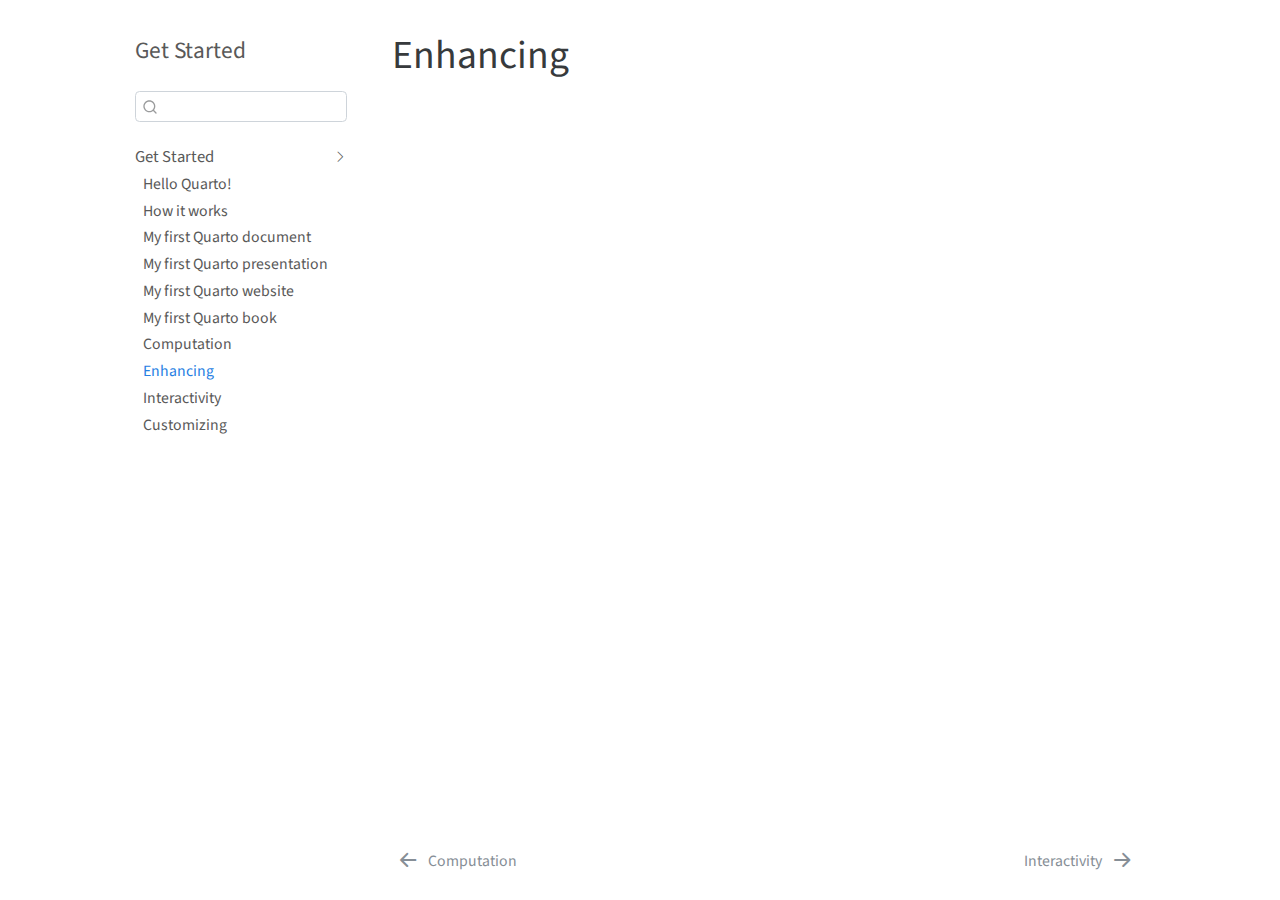
<file: 08-enhancing.html>
<!DOCTYPE html>
<html xmlns="http://www.w3.org/1999/xhtml" lang="en" xml:lang="en"><head>
  <meta charset="utf-8">
  <meta name="generator" content="quarto-0.3.74">
  <meta name="viewport" content="width=device-width, initial-scale=1.0, user-scalable=yes">
  <title>Get Started - Enhancing</title>
  <style>
    code{white-space: pre-wrap;}
    span.smallcaps{font-variant: small-caps;}
    span.underline{text-decoration: underline;}
    div.column{display: inline-block; vertical-align: top; width: 50%;}
    div.hanging-indent{margin-left: 1.5em; text-indent: -1.5em;}
    ul.task-list{list-style: none;}
  </style>

  <script src="site_libs/quarto-nav/quarto-nav.js"></script>
  <script src="site_libs/quarto-nav/headroom.min.js"></script>
  <script src="site_libs/clipboard/clipboard.min.js"></script>
  <meta name="quarto:offset" content="./">
  <script src="site_libs/quarto-search/autocomplete.umd.js"></script>
  <script src="site_libs/quarto-search/fuse.min.js"></script>
  <script src="site_libs/quarto-search/quarto-search.js"></script>
  <link href="./09-interactivity.html" rel="next">
  <link href="./07-computation.html" rel="prev">
  <script src="site_libs/quarto-html/quarto.js"></script>
  <script src="site_libs/quarto-html/popper.min.js"></script>
  <script src="site_libs/quarto-html/tippy.umd.min.js"></script>
  <script src="site_libs/quarto-html/anchor.min.js"></script>
  <link href="site_libs/quarto-html/tippy.css" rel="stylesheet">
  <link href="site_libs/quarto-html/quarto-syntax-highlighting.css" rel="stylesheet">
  <script src="site_libs/bootstrap/bootstrap.min.js"></script>
  <link href="site_libs/bootstrap/bootstrap-icons.css" rel="stylesheet">
  <link href="site_libs/bootstrap/bootstrap.min.css" rel="stylesheet">
  <script id="quarto-search-options" type="application/json">{
    "location": "sidebar",
    "copy-button": false,
    "collapse-after": 2,
    "panel-placement": "start",
    "type": "textbox",
    "limit": 20,
    "language": {
      "search-no-results-text": "No results",
      "search-matching-documents-text": "matching documents",
      "search-copy-link-title": "Copy link to search",
      "search-hide-matches-text": "Hide additional matches",
      "search-more-match-text": "more match in this document",
      "search-more-matches-text": "more matches in this document",
      "search-clear-button-title": "Clear",
      "search-detached-cancel-button-title": "Cancel",
      "search-submit-button-title": "Submit"
    }
  }</script>
  <!--[if lt IE 9]>
    <script src="//cdnjs.cloudflare.com/ajax/libs/html5shiv/3.7.3/html5shiv-printshiv.min.js"></script>
  <![endif]-->
</head>
<body class="floating fullcontent">
<div id="quarto-search-results"></div>
  <header id="quarto-header" class="headroom fixed-top">
  <nav class="quarto-secondary-nav" data-bs-toggle="collapse" data-bs-target="#quarto-sidebar" aria-controls="quarto-sidebar" aria-expanded="false" aria-label="Toggle sidebar navigation" onclick="if (window.quartoToggleHeadroom) { window.quartoToggleHeadroom(); }">
    <div class="container-fluid d-flex justify-content-between">
      <h1 class="quarto-secondary-nav-title">Enhancing</h1>
      <button type="button" class="quarto-btn-toggle btn">
        <i class="bi bi-chevron-right"></i>
      </button>
    </div>
  </nav>
</header>
<!-- content -->
<div id="quarto-content" class="quarto-container page-columns page-rows-contents page-layout-article">
<!-- sidebar -->
  <nav id="quarto-sidebar" class="sidebar collapse sidebar-navigation floating overflow-auto">
    <div class="pt-lg-2 mt-2 text-left sidebar-header">
    <div class="sidebar-title mb-0 py-0">
      <a href="./">Get Started</a> 
    </div>
      </div>
      <div class="mt-2 flex-shrink-0 align-items-center">
        <div class="sidebar-search">
        <div id="quarto-search" class="" title="Search"></div>
        </div>
      </div>
    <div class="sidebar-menu-container"> 
    <ul class="list-unstyled mt-1">
        <li class="sidebar-item sidebar-item-section">
    <div class="sidebar-item-container"> 
        <a class="sidebar-item-text text-start  " data-bs-toggle="collapse" data-bs-target="#quarto-sidebar-section-get-started" aria-expanded="true">Get Started</a>
      <a class="sidebar-item-toggle text-start  " data-bs-toggle="collapse" data-bs-target="#quarto-sidebar-section-get-started" aria-expanded="true">
        <i class="bi bi-chevron-right ms-2"></i>
      </a>
    </div>
    <ul id="quarto-sidebar-section-get-started" class="collapse list-unstyled sidebar-section depth1 show">  
        <li class="sidebar-item">
  <div class="sidebar-item-container"> 
  <a href="./01-hello-quarto.html" class="sidebar-item-text ">Hello Quarto!</a>
  </div>
</li>
        <li class="sidebar-item">
  <div class="sidebar-item-container"> 
  <a href="./02-how-it-works.html" class="sidebar-item-text ">How it works</a>
  </div>
</li>
        <li class="sidebar-item">
  <div class="sidebar-item-container"> 
  <a href="./03-first-document.html" class="sidebar-item-text ">My first Quarto document</a>
  </div>
</li>
        <li class="sidebar-item">
  <div class="sidebar-item-container"> 
  <a href="./04-first-presentation.html" class="sidebar-item-text ">My first Quarto presentation</a>
  </div>
</li>
        <li class="sidebar-item">
  <div class="sidebar-item-container"> 
  <a href="./05-first-website.html" class="sidebar-item-text ">My first Quarto website</a>
  </div>
</li>
        <li class="sidebar-item">
  <div class="sidebar-item-container"> 
  <a href="./06-first-book.html" class="sidebar-item-text ">My first Quarto book</a>
  </div>
</li>
        <li class="sidebar-item">
  <div class="sidebar-item-container"> 
  <a href="./07-computation.html" class="sidebar-item-text ">Computation</a>
  </div>
</li>
        <li class="sidebar-item">
  <div class="sidebar-item-container"> 
  <a href="./08-enhancing.html" class="sidebar-item-text active">Enhancing</a>
  </div>
</li>
        <li class="sidebar-item">
  <div class="sidebar-item-container"> 
  <a href="./09-interactivity.html" class="sidebar-item-text ">Interactivity</a>
  </div>
</li>
        <li class="sidebar-item">
  <div class="sidebar-item-container"> 
  <a href="./10-customizing.html" class="sidebar-item-text ">Customizing</a>
  </div>
</li>
    </ul>
  </li>
    </ul>
    </div>
</nav>
<!-- margin-sidebar -->
    
<!-- main -->
<main class="content">
<header id="title-block-header">
<h1 class="title d-none d-lg-block display-7">Enhancing</h1>
</header>


</main> <!-- /main -->
<script type="application/javascript">
window.document.addEventListener("DOMContentLoaded", function (event) {
  const icon = "";
  const anchorJS = new window.AnchorJS();
  anchorJS.options = {
    placement: 'right',
    icon: icon
  };
  anchorJS.add('.anchored');
  const clipboard = new window.ClipboardJS('.code-copy-button', {
    target: function(trigger) {
      return trigger.previousElementSibling;
    }
  });
  clipboard.on('success', function(e) {
    // button target
    const button = e.trigger;
    // don't keep focus
    button.blur();
    // flash "checked"
    button.classList.add('code-copy-button-checked');
    setTimeout(function() {
      button.classList.remove('code-copy-button-checked');
    }, 1000);
    // clear code selection
    e.clearSelection();
  });
  function tippyHover(el, contentFn) {
    const config = {
      allowHTML: true,
      content: contentFn,
      maxWidth: 500,
      delay: 100,
      arrow: false,
      appendTo: function(el) {
          return el.parentElement;
      },
      interactive: true,
      interactiveBorder: 10,
      theme: 'quarto',
      placement: 'bottom-start'
    };
    window.tippy(el, config); 
  }
  const noterefs = window.document.querySelectorAll('a[role="doc-noteref"]');
  for (var i=0; i<noterefs.length; i++) {
    const ref = noterefs[i];
    tippyHover(ref, function() {
      let href = ref.getAttribute('href');
      try { href = new URL(href).hash; } catch {}
      const id = href.replace(/^#\/?/, "");
      const note = window.document.getElementById(id);
      return note.innerHTML;
    });
  }
  var bibliorefs = window.document.querySelectorAll('a[role="doc-biblioref"]');
  for (var i=0; i<bibliorefs.length; i++) {
    const ref = bibliorefs[i];
    const cites = ref.parentNode.getAttribute('data-cites').split(' ');
    tippyHover(ref, function() {
      var popup = window.document.createElement('div');
      cites.forEach(function(cite) {
        var citeDiv = window.document.createElement('div');
        citeDiv.classList.add('hanging-indent');
        citeDiv.classList.add('csl-entry');
        var biblioDiv = window.document.getElementById('ref-' + cite);
        if (biblioDiv) {
          citeDiv.innerHTML = biblioDiv.innerHTML;
        }
        popup.appendChild(citeDiv);
      });
      return popup.innerHTML;
    });
  }
});
</script>
<nav class="page-navigation">
  <div class="nav-page nav-page-previous">
      <a href="./07-computation.html">
        <i class="bi bi-arrow-left-short"></i> <span class="nav-page-text">Computation</span>
      </a>          
  </div>
  <div class="nav-page nav-page-next">
      <a href="./09-interactivity.html">
        <span class="nav-page-text">Interactivity</span> <i class="bi bi-arrow-right-short"></i>
      </a>
  </div>
</nav>
</div> <!-- /content -->


</body></html>
</file>
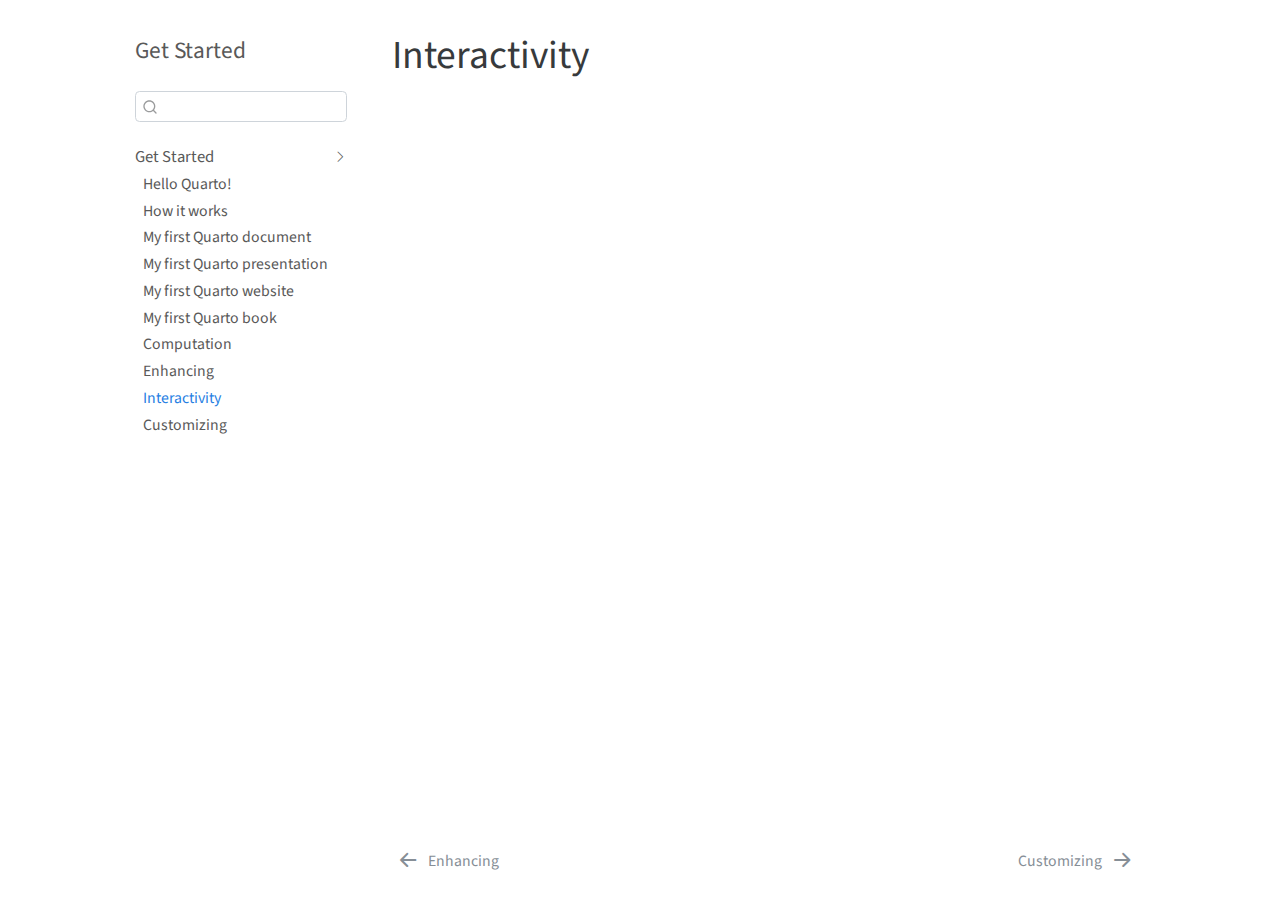
<file: 09-interactivity.html>
<!DOCTYPE html>
<html xmlns="http://www.w3.org/1999/xhtml" lang="en" xml:lang="en"><head>
  <meta charset="utf-8">
  <meta name="generator" content="quarto-0.3.74">
  <meta name="viewport" content="width=device-width, initial-scale=1.0, user-scalable=yes">
  <title>Get Started - Interactivity</title>
  <style>
    code{white-space: pre-wrap;}
    span.smallcaps{font-variant: small-caps;}
    span.underline{text-decoration: underline;}
    div.column{display: inline-block; vertical-align: top; width: 50%;}
    div.hanging-indent{margin-left: 1.5em; text-indent: -1.5em;}
    ul.task-list{list-style: none;}
  </style>

  <script src="site_libs/quarto-nav/quarto-nav.js"></script>
  <script src="site_libs/quarto-nav/headroom.min.js"></script>
  <script src="site_libs/clipboard/clipboard.min.js"></script>
  <meta name="quarto:offset" content="./">
  <script src="site_libs/quarto-search/autocomplete.umd.js"></script>
  <script src="site_libs/quarto-search/fuse.min.js"></script>
  <script src="site_libs/quarto-search/quarto-search.js"></script>
  <link href="./10-customizing.html" rel="next">
  <link href="./08-enhancing.html" rel="prev">
  <script src="site_libs/quarto-html/quarto.js"></script>
  <script src="site_libs/quarto-html/popper.min.js"></script>
  <script src="site_libs/quarto-html/tippy.umd.min.js"></script>
  <script src="site_libs/quarto-html/anchor.min.js"></script>
  <link href="site_libs/quarto-html/tippy.css" rel="stylesheet">
  <link href="site_libs/quarto-html/quarto-syntax-highlighting.css" rel="stylesheet">
  <script src="site_libs/bootstrap/bootstrap.min.js"></script>
  <link href="site_libs/bootstrap/bootstrap-icons.css" rel="stylesheet">
  <link href="site_libs/bootstrap/bootstrap.min.css" rel="stylesheet">
  <script id="quarto-search-options" type="application/json">{
    "location": "sidebar",
    "copy-button": false,
    "collapse-after": 2,
    "panel-placement": "start",
    "type": "textbox",
    "limit": 20,
    "language": {
      "search-no-results-text": "No results",
      "search-matching-documents-text": "matching documents",
      "search-copy-link-title": "Copy link to search",
      "search-hide-matches-text": "Hide additional matches",
      "search-more-match-text": "more match in this document",
      "search-more-matches-text": "more matches in this document",
      "search-clear-button-title": "Clear",
      "search-detached-cancel-button-title": "Cancel",
      "search-submit-button-title": "Submit"
    }
  }</script>
  <!--[if lt IE 9]>
    <script src="//cdnjs.cloudflare.com/ajax/libs/html5shiv/3.7.3/html5shiv-printshiv.min.js"></script>
  <![endif]-->
</head>
<body class="floating fullcontent">
<div id="quarto-search-results"></div>
  <header id="quarto-header" class="headroom fixed-top">
  <nav class="quarto-secondary-nav" data-bs-toggle="collapse" data-bs-target="#quarto-sidebar" aria-controls="quarto-sidebar" aria-expanded="false" aria-label="Toggle sidebar navigation" onclick="if (window.quartoToggleHeadroom) { window.quartoToggleHeadroom(); }">
    <div class="container-fluid d-flex justify-content-between">
      <h1 class="quarto-secondary-nav-title">Interactivity</h1>
      <button type="button" class="quarto-btn-toggle btn">
        <i class="bi bi-chevron-right"></i>
      </button>
    </div>
  </nav>
</header>
<!-- content -->
<div id="quarto-content" class="quarto-container page-columns page-rows-contents page-layout-article">
<!-- sidebar -->
  <nav id="quarto-sidebar" class="sidebar collapse sidebar-navigation floating overflow-auto">
    <div class="pt-lg-2 mt-2 text-left sidebar-header">
    <div class="sidebar-title mb-0 py-0">
      <a href="./">Get Started</a> 
    </div>
      </div>
      <div class="mt-2 flex-shrink-0 align-items-center">
        <div class="sidebar-search">
        <div id="quarto-search" class="" title="Search"></div>
        </div>
      </div>
    <div class="sidebar-menu-container"> 
    <ul class="list-unstyled mt-1">
        <li class="sidebar-item sidebar-item-section">
    <div class="sidebar-item-container"> 
        <a class="sidebar-item-text text-start  " data-bs-toggle="collapse" data-bs-target="#quarto-sidebar-section-get-started" aria-expanded="true">Get Started</a>
      <a class="sidebar-item-toggle text-start  " data-bs-toggle="collapse" data-bs-target="#quarto-sidebar-section-get-started" aria-expanded="true">
        <i class="bi bi-chevron-right ms-2"></i>
      </a>
    </div>
    <ul id="quarto-sidebar-section-get-started" class="collapse list-unstyled sidebar-section depth1 show">  
        <li class="sidebar-item">
  <div class="sidebar-item-container"> 
  <a href="./01-hello-quarto.html" class="sidebar-item-text ">Hello Quarto!</a>
  </div>
</li>
        <li class="sidebar-item">
  <div class="sidebar-item-container"> 
  <a href="./02-how-it-works.html" class="sidebar-item-text ">How it works</a>
  </div>
</li>
        <li class="sidebar-item">
  <div class="sidebar-item-container"> 
  <a href="./03-first-document.html" class="sidebar-item-text ">My first Quarto document</a>
  </div>
</li>
        <li class="sidebar-item">
  <div class="sidebar-item-container"> 
  <a href="./04-first-presentation.html" class="sidebar-item-text ">My first Quarto presentation</a>
  </div>
</li>
        <li class="sidebar-item">
  <div class="sidebar-item-container"> 
  <a href="./05-first-website.html" class="sidebar-item-text ">My first Quarto website</a>
  </div>
</li>
        <li class="sidebar-item">
  <div class="sidebar-item-container"> 
  <a href="./06-first-book.html" class="sidebar-item-text ">My first Quarto book</a>
  </div>
</li>
        <li class="sidebar-item">
  <div class="sidebar-item-container"> 
  <a href="./07-computation.html" class="sidebar-item-text ">Computation</a>
  </div>
</li>
        <li class="sidebar-item">
  <div class="sidebar-item-container"> 
  <a href="./08-enhancing.html" class="sidebar-item-text ">Enhancing</a>
  </div>
</li>
        <li class="sidebar-item">
  <div class="sidebar-item-container"> 
  <a href="./09-interactivity.html" class="sidebar-item-text active">Interactivity</a>
  </div>
</li>
        <li class="sidebar-item">
  <div class="sidebar-item-container"> 
  <a href="./10-customizing.html" class="sidebar-item-text ">Customizing</a>
  </div>
</li>
    </ul>
  </li>
    </ul>
    </div>
</nav>
<!-- margin-sidebar -->
    
<!-- main -->
<main class="content">
<header id="title-block-header">
<h1 class="title d-none d-lg-block display-7">Interactivity</h1>
</header>


</main> <!-- /main -->
<script type="application/javascript">
window.document.addEventListener("DOMContentLoaded", function (event) {
  const icon = "";
  const anchorJS = new window.AnchorJS();
  anchorJS.options = {
    placement: 'right',
    icon: icon
  };
  anchorJS.add('.anchored');
  const clipboard = new window.ClipboardJS('.code-copy-button', {
    target: function(trigger) {
      return trigger.previousElementSibling;
    }
  });
  clipboard.on('success', function(e) {
    // button target
    const button = e.trigger;
    // don't keep focus
    button.blur();
    // flash "checked"
    button.classList.add('code-copy-button-checked');
    setTimeout(function() {
      button.classList.remove('code-copy-button-checked');
    }, 1000);
    // clear code selection
    e.clearSelection();
  });
  function tippyHover(el, contentFn) {
    const config = {
      allowHTML: true,
      content: contentFn,
      maxWidth: 500,
      delay: 100,
      arrow: false,
      appendTo: function(el) {
          return el.parentElement;
      },
      interactive: true,
      interactiveBorder: 10,
      theme: 'quarto',
      placement: 'bottom-start'
    };
    window.tippy(el, config); 
  }
  const noterefs = window.document.querySelectorAll('a[role="doc-noteref"]');
  for (var i=0; i<noterefs.length; i++) {
    const ref = noterefs[i];
    tippyHover(ref, function() {
      let href = ref.getAttribute('href');
      try { href = new URL(href).hash; } catch {}
      const id = href.replace(/^#\/?/, "");
      const note = window.document.getElementById(id);
      return note.innerHTML;
    });
  }
  var bibliorefs = window.document.querySelectorAll('a[role="doc-biblioref"]');
  for (var i=0; i<bibliorefs.length; i++) {
    const ref = bibliorefs[i];
    const cites = ref.parentNode.getAttribute('data-cites').split(' ');
    tippyHover(ref, function() {
      var popup = window.document.createElement('div');
      cites.forEach(function(cite) {
        var citeDiv = window.document.createElement('div');
        citeDiv.classList.add('hanging-indent');
        citeDiv.classList.add('csl-entry');
        var biblioDiv = window.document.getElementById('ref-' + cite);
        if (biblioDiv) {
          citeDiv.innerHTML = biblioDiv.innerHTML;
        }
        popup.appendChild(citeDiv);
      });
      return popup.innerHTML;
    });
  }
});
</script>
<nav class="page-navigation">
  <div class="nav-page nav-page-previous">
      <a href="./08-enhancing.html">
        <i class="bi bi-arrow-left-short"></i> <span class="nav-page-text">Enhancing</span>
      </a>          
  </div>
  <div class="nav-page nav-page-next">
      <a href="./10-customizing.html">
        <span class="nav-page-text">Customizing</span> <i class="bi bi-arrow-right-short"></i>
      </a>
  </div>
</nav>
</div> <!-- /content -->


</body></html>
</file>
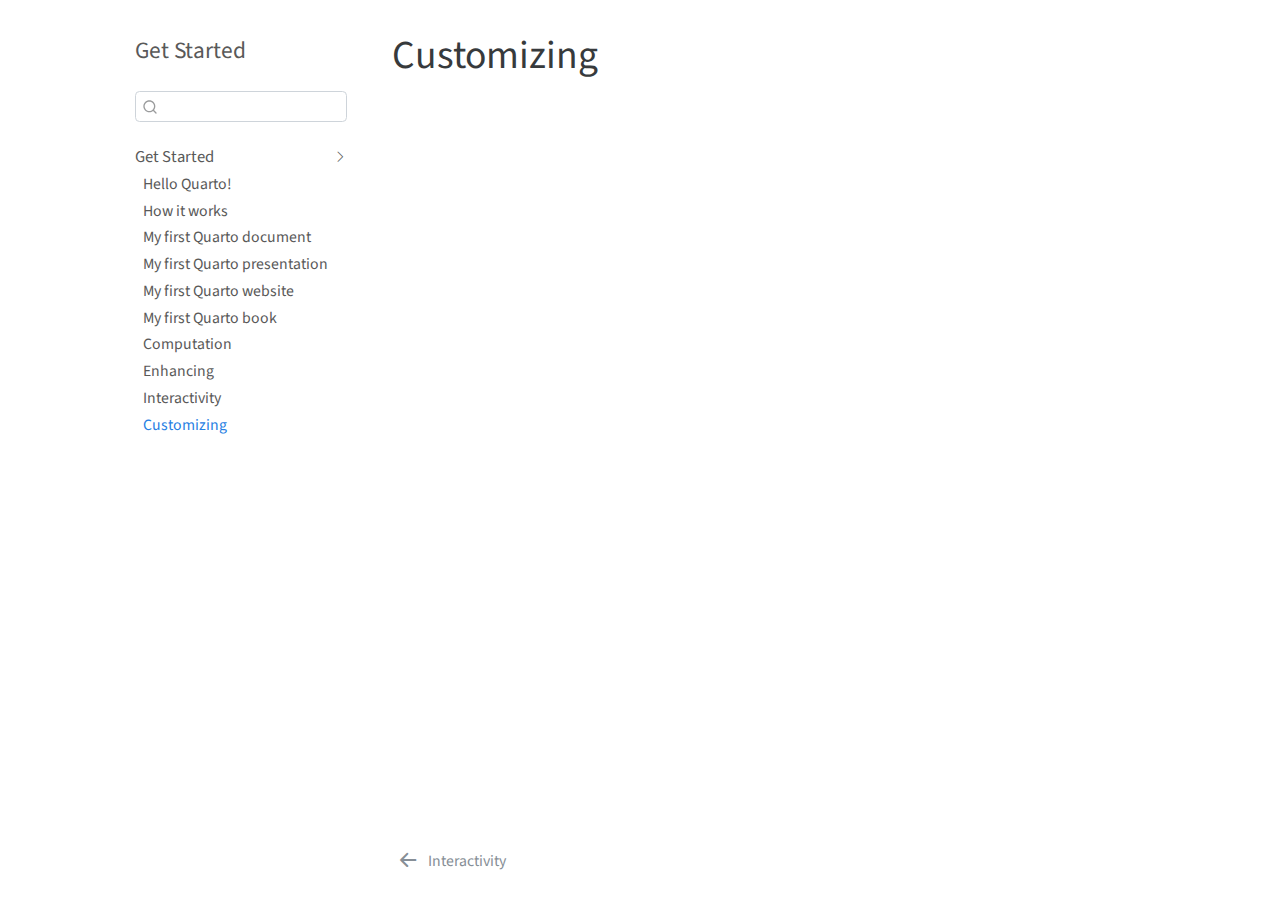
<file: 10-customizing.html>
<!DOCTYPE html>
<html xmlns="http://www.w3.org/1999/xhtml" lang="en" xml:lang="en"><head>
  <meta charset="utf-8">
  <meta name="generator" content="quarto-0.3.74">
  <meta name="viewport" content="width=device-width, initial-scale=1.0, user-scalable=yes">
  <title>Get Started - Customizing</title>
  <style>
    code{white-space: pre-wrap;}
    span.smallcaps{font-variant: small-caps;}
    span.underline{text-decoration: underline;}
    div.column{display: inline-block; vertical-align: top; width: 50%;}
    div.hanging-indent{margin-left: 1.5em; text-indent: -1.5em;}
    ul.task-list{list-style: none;}
  </style>

  <script src="site_libs/quarto-nav/quarto-nav.js"></script>
  <script src="site_libs/quarto-nav/headroom.min.js"></script>
  <script src="site_libs/clipboard/clipboard.min.js"></script>
  <meta name="quarto:offset" content="./">
  <script src="site_libs/quarto-search/autocomplete.umd.js"></script>
  <script src="site_libs/quarto-search/fuse.min.js"></script>
  <script src="site_libs/quarto-search/quarto-search.js"></script>
  <link href="./09-interactivity.html" rel="prev">
  <script src="site_libs/quarto-html/quarto.js"></script>
  <script src="site_libs/quarto-html/popper.min.js"></script>
  <script src="site_libs/quarto-html/tippy.umd.min.js"></script>
  <script src="site_libs/quarto-html/anchor.min.js"></script>
  <link href="site_libs/quarto-html/tippy.css" rel="stylesheet">
  <link href="site_libs/quarto-html/quarto-syntax-highlighting.css" rel="stylesheet">
  <script src="site_libs/bootstrap/bootstrap.min.js"></script>
  <link href="site_libs/bootstrap/bootstrap-icons.css" rel="stylesheet">
  <link href="site_libs/bootstrap/bootstrap.min.css" rel="stylesheet">
  <script id="quarto-search-options" type="application/json">{
    "location": "sidebar",
    "copy-button": false,
    "collapse-after": 2,
    "panel-placement": "start",
    "type": "textbox",
    "limit": 20,
    "language": {
      "search-no-results-text": "No results",
      "search-matching-documents-text": "matching documents",
      "search-copy-link-title": "Copy link to search",
      "search-hide-matches-text": "Hide additional matches",
      "search-more-match-text": "more match in this document",
      "search-more-matches-text": "more matches in this document",
      "search-clear-button-title": "Clear",
      "search-detached-cancel-button-title": "Cancel",
      "search-submit-button-title": "Submit"
    }
  }</script>
  <!--[if lt IE 9]>
    <script src="//cdnjs.cloudflare.com/ajax/libs/html5shiv/3.7.3/html5shiv-printshiv.min.js"></script>
  <![endif]-->
</head>
<body class="floating fullcontent">
<div id="quarto-search-results"></div>
  <header id="quarto-header" class="headroom fixed-top">
  <nav class="quarto-secondary-nav" data-bs-toggle="collapse" data-bs-target="#quarto-sidebar" aria-controls="quarto-sidebar" aria-expanded="false" aria-label="Toggle sidebar navigation" onclick="if (window.quartoToggleHeadroom) { window.quartoToggleHeadroom(); }">
    <div class="container-fluid d-flex justify-content-between">
      <h1 class="quarto-secondary-nav-title">Customizing</h1>
      <button type="button" class="quarto-btn-toggle btn">
        <i class="bi bi-chevron-right"></i>
      </button>
    </div>
  </nav>
</header>
<!-- content -->
<div id="quarto-content" class="quarto-container page-columns page-rows-contents page-layout-article">
<!-- sidebar -->
  <nav id="quarto-sidebar" class="sidebar collapse sidebar-navigation floating overflow-auto">
    <div class="pt-lg-2 mt-2 text-left sidebar-header">
    <div class="sidebar-title mb-0 py-0">
      <a href="./">Get Started</a> 
    </div>
      </div>
      <div class="mt-2 flex-shrink-0 align-items-center">
        <div class="sidebar-search">
        <div id="quarto-search" class="" title="Search"></div>
        </div>
      </div>
    <div class="sidebar-menu-container"> 
    <ul class="list-unstyled mt-1">
        <li class="sidebar-item sidebar-item-section">
    <div class="sidebar-item-container"> 
        <a class="sidebar-item-text text-start  " data-bs-toggle="collapse" data-bs-target="#quarto-sidebar-section-get-started" aria-expanded="true">Get Started</a>
      <a class="sidebar-item-toggle text-start  " data-bs-toggle="collapse" data-bs-target="#quarto-sidebar-section-get-started" aria-expanded="true">
        <i class="bi bi-chevron-right ms-2"></i>
      </a>
    </div>
    <ul id="quarto-sidebar-section-get-started" class="collapse list-unstyled sidebar-section depth1 show">  
        <li class="sidebar-item">
  <div class="sidebar-item-container"> 
  <a href="./01-hello-quarto.html" class="sidebar-item-text ">Hello Quarto!</a>
  </div>
</li>
        <li class="sidebar-item">
  <div class="sidebar-item-container"> 
  <a href="./02-how-it-works.html" class="sidebar-item-text ">How it works</a>
  </div>
</li>
        <li class="sidebar-item">
  <div class="sidebar-item-container"> 
  <a href="./03-first-document.html" class="sidebar-item-text ">My first Quarto document</a>
  </div>
</li>
        <li class="sidebar-item">
  <div class="sidebar-item-container"> 
  <a href="./04-first-presentation.html" class="sidebar-item-text ">My first Quarto presentation</a>
  </div>
</li>
        <li class="sidebar-item">
  <div class="sidebar-item-container"> 
  <a href="./05-first-website.html" class="sidebar-item-text ">My first Quarto website</a>
  </div>
</li>
        <li class="sidebar-item">
  <div class="sidebar-item-container"> 
  <a href="./06-first-book.html" class="sidebar-item-text ">My first Quarto book</a>
  </div>
</li>
        <li class="sidebar-item">
  <div class="sidebar-item-container"> 
  <a href="./07-computation.html" class="sidebar-item-text ">Computation</a>
  </div>
</li>
        <li class="sidebar-item">
  <div class="sidebar-item-container"> 
  <a href="./08-enhancing.html" class="sidebar-item-text ">Enhancing</a>
  </div>
</li>
        <li class="sidebar-item">
  <div class="sidebar-item-container"> 
  <a href="./09-interactivity.html" class="sidebar-item-text ">Interactivity</a>
  </div>
</li>
        <li class="sidebar-item">
  <div class="sidebar-item-container"> 
  <a href="./10-customizing.html" class="sidebar-item-text active">Customizing</a>
  </div>
</li>
    </ul>
  </li>
    </ul>
    </div>
</nav>
<!-- margin-sidebar -->
    
<!-- main -->
<main class="content">
<header id="title-block-header">
<h1 class="title d-none d-lg-block display-7">Customizing</h1>
</header>


</main> <!-- /main -->
<script type="application/javascript">
window.document.addEventListener("DOMContentLoaded", function (event) {
  const icon = "";
  const anchorJS = new window.AnchorJS();
  anchorJS.options = {
    placement: 'right',
    icon: icon
  };
  anchorJS.add('.anchored');
  const clipboard = new window.ClipboardJS('.code-copy-button', {
    target: function(trigger) {
      return trigger.previousElementSibling;
    }
  });
  clipboard.on('success', function(e) {
    // button target
    const button = e.trigger;
    // don't keep focus
    button.blur();
    // flash "checked"
    button.classList.add('code-copy-button-checked');
    setTimeout(function() {
      button.classList.remove('code-copy-button-checked');
    }, 1000);
    // clear code selection
    e.clearSelection();
  });
  function tippyHover(el, contentFn) {
    const config = {
      allowHTML: true,
      content: contentFn,
      maxWidth: 500,
      delay: 100,
      arrow: false,
      appendTo: function(el) {
          return el.parentElement;
      },
      interactive: true,
      interactiveBorder: 10,
      theme: 'quarto',
      placement: 'bottom-start'
    };
    window.tippy(el, config); 
  }
  const noterefs = window.document.querySelectorAll('a[role="doc-noteref"]');
  for (var i=0; i<noterefs.length; i++) {
    const ref = noterefs[i];
    tippyHover(ref, function() {
      let href = ref.getAttribute('href');
      try { href = new URL(href).hash; } catch {}
      const id = href.replace(/^#\/?/, "");
      const note = window.document.getElementById(id);
      return note.innerHTML;
    });
  }
  var bibliorefs = window.document.querySelectorAll('a[role="doc-biblioref"]');
  for (var i=0; i<bibliorefs.length; i++) {
    const ref = bibliorefs[i];
    const cites = ref.parentNode.getAttribute('data-cites').split(' ');
    tippyHover(ref, function() {
      var popup = window.document.createElement('div');
      cites.forEach(function(cite) {
        var citeDiv = window.document.createElement('div');
        citeDiv.classList.add('hanging-indent');
        citeDiv.classList.add('csl-entry');
        var biblioDiv = window.document.getElementById('ref-' + cite);
        if (biblioDiv) {
          citeDiv.innerHTML = biblioDiv.innerHTML;
        }
        popup.appendChild(citeDiv);
      });
      return popup.innerHTML;
    });
  }
});
</script>
<nav class="page-navigation">
  <div class="nav-page nav-page-previous">
      <a href="./09-interactivity.html">
        <i class="bi bi-arrow-left-short"></i> <span class="nav-page-text">Interactivity</span>
      </a>          
  </div>
  <div class="nav-page nav-page-next">
  </div>
</nav>
</div> <!-- /content -->


</body></html>
</file>
<file: site_libs/quarto-html/tippy.css>
.tippy-box[data-animation=fade][data-state=hidden]{opacity:0}[data-tippy-root]{max-width:calc(100vw - 10px)}.tippy-box{position:relative;background-color:#333;color:#fff;border-radius:4px;font-size:14px;line-height:1.4;outline:0;transition-property:transform,visibility,opacity}.tippy-box[data-placement^=top]>.tippy-arrow{bottom:0}.tippy-box[data-placement^=top]>.tippy-arrow:before{bottom:-7px;left:0;border-width:8px 8px 0;border-top-color:initial;transform-origin:center top}.tippy-box[data-placement^=bottom]>.tippy-arrow{top:0}.tippy-box[data-placement^=bottom]>.tippy-arrow:before{top:-7px;left:0;border-width:0 8px 8px;border-bottom-color:initial;transform-origin:center bottom}.tippy-box[data-placement^=left]>.tippy-arrow{right:0}.tippy-box[data-placement^=left]>.tippy-arrow:before{border-width:8px 0 8px 8px;border-left-color:initial;right:-7px;transform-origin:center left}.tippy-box[data-placement^=right]>.tippy-arrow{left:0}.tippy-box[data-placement^=right]>.tippy-arrow:before{left:-7px;border-width:8px 8px 8px 0;border-right-color:initial;transform-origin:center right}.tippy-box[data-inertia][data-state=visible]{transition-timing-function:cubic-bezier(.54,1.5,.38,1.11)}.tippy-arrow{width:16px;height:16px;color:#333}.tippy-arrow:before{content:"";position:absolute;border-color:transparent;border-style:solid}.tippy-content{position:relative;padding:5px 9px;z-index:1}
</file>
<file: site_libs/quarto-html/quarto-syntax-highlighting.css>
/* quarto syntax highlight colors */
:root {
  --quarto-hl-ot-color: #007BA5;
  --quarto-hl-at-color: inherit;
  --quarto-hl-ss-color: #20794D;
  --quarto-hl-an-color: #5E5E5E;
  --quarto-hl-fu-color: #4758AB;
  --quarto-hl-st-color: #20794D;
  --quarto-hl-cf-color: #007BA5;
  --quarto-hl-op-color: #5E5E5E;
  --quarto-hl-er-color: #AD0000;
  --quarto-hl-bn-color: #AD0000;
  --quarto-hl-al-color: #AD0000;
  --quarto-hl-va-color: #111111;
  --quarto-hl-bu-color: inherit;
  --quarto-hl-ex-color: inherit;
  --quarto-hl-pp-color: #AD0000;
  --quarto-hl-in-color: #5E5E5E;
  --quarto-hl-vs-color: #20794D;
  --quarto-hl-wa-color: #5E5E5E;
  --quarto-hl-do-color: #5E5E5E;
  --quarto-hl-im-color: inherit;
  --quarto-hl-ch-color: #20794D;
  --quarto-hl-dt-color: #AD0000;
  --quarto-hl-fl-color: #AD0000;
  --quarto-hl-co-color: #5E5E5E;
  --quarto-hl-cv-color: #5E5E5E;
  --quarto-hl-cn-color: #8f5902;
  --quarto-hl-sc-color: #5E5E5E;
  --quarto-hl-dv-color: #AD0000;
  --quarto-hl-kw-color: #007BA5;
}

/* other quarto variables */
:root {
  --quarto-font-monospace: SFMono-Regular, Menlo, Monaco, Consolas, "Liberation Mono", "Courier New", monospace;
}

code span {
  color: #007BA5;
}

div.sourceCode {
  color: #007BA5;
}

code span.ot {
  color: #007BA5;
}

code span.ss {
  color: #20794D;
}

code span.an {
  color: #5E5E5E;
}

code span.fu {
  color: #4758AB;
}

code span.st {
  color: #20794D;
}

code span.cf {
  color: #007BA5;
}

code span.op {
  color: #5E5E5E;
}

code span.er {
  color: #AD0000;
}

code span.bn {
  color: #AD0000;
}

code span.al {
  color: #AD0000;
}

code span.va {
  color: #111111;
}

code span.pp {
  color: #AD0000;
}

code span.in {
  color: #5E5E5E;
}

code span.vs {
  color: #20794D;
}

code span.wa {
  color: #5E5E5E;
  font-style: italic;
}

code span.do {
  color: #5E5E5E;
  font-style: italic;
}

code span.ch {
  color: #20794D;
}

code span.dt {
  color: #AD0000;
}

code span.fl {
  color: #AD0000;
}

code span.co {
  color: #5E5E5E;
}

code span.cv {
  color: #5E5E5E;
  font-style: italic;
}

code span.cn {
  color: #8f5902;
}

code span.sc {
  color: #5E5E5E;
}

code span.dv {
  color: #AD0000;
}

code span.kw {
  color: #007BA5;
}
</file>
